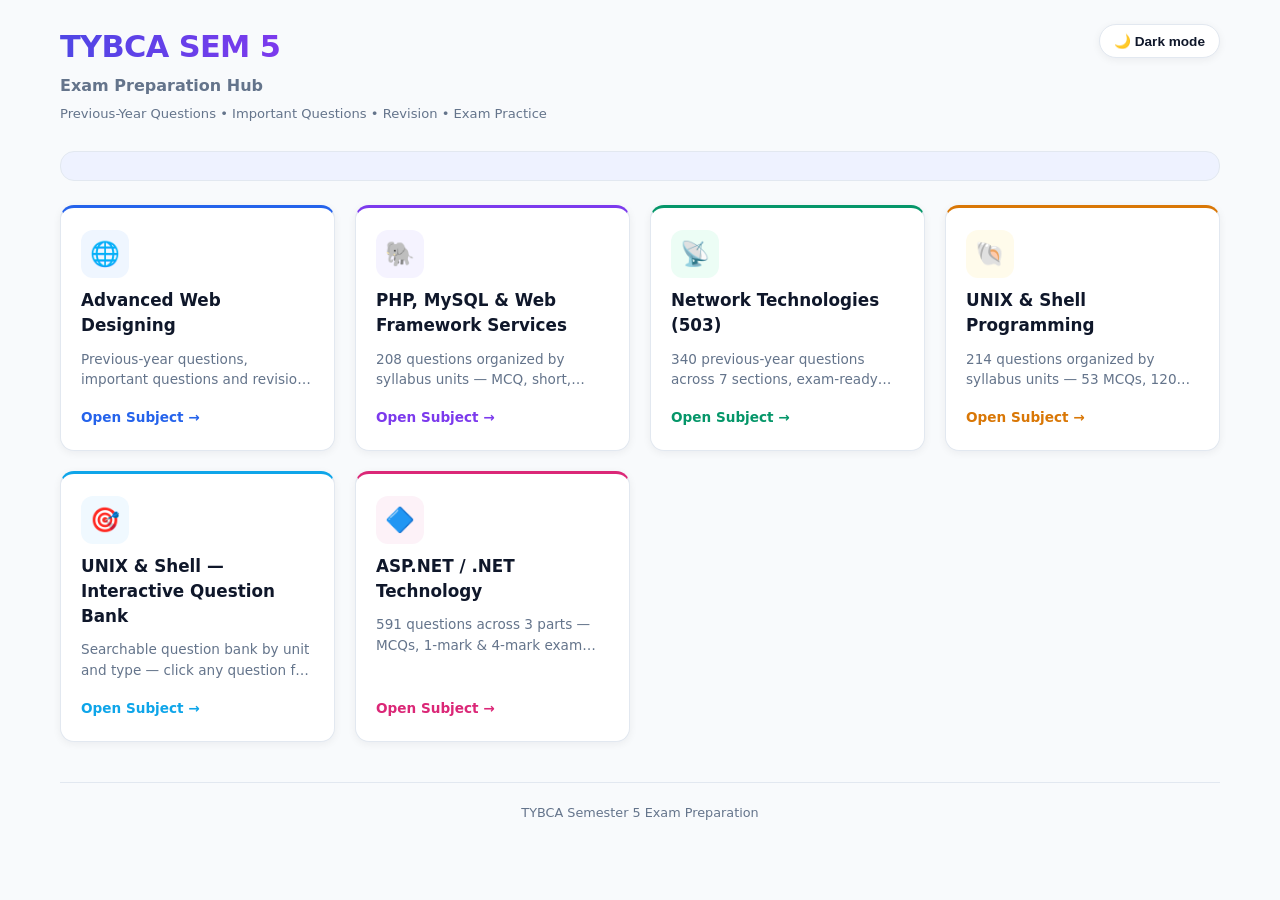
<file: index.html>
<!DOCTYPE html>
<html lang="en">
<head>
<meta charset="utf-8">
<meta name="viewport" content="width=device-width, initial-scale=1">
<title>TYBCA Sem 5 — Exam Preparation Hub</title>
<meta name="description" content="TYBCA Semester 5 exam preparation dashboard — quick access to previous-year questions, important questions and revision material for every subject.">
<link rel="stylesheet" href="assets/css/app.css">
</head>
<body>
<div class="wrap">

  <header class="site-header">
    <div>
      <h1>TYBCA SEM 5</h1>
      <p class="subtitle">Exam Preparation Hub</p>
      <p class="tagline">Previous-Year Questions • Important Questions • Revision • Exam Practice</p>
    </div>
    <button type="button" class="theme-toggle" id="themeToggle" aria-label="Toggle dark mode">🌙 Dark mode</button>
  </header>

  <section class="continue-banner" id="continueBanner" hidden aria-label="Continue studying"></section>

  <main>
    <div class="subject-grid" id="subjectGrid" aria-label="Subjects"></div>
  </main>

  <footer class="site-footer">
    TYBCA Semester 5 Exam Preparation
  </footer>

</div>

<script src="assets/js/subjects.config.js"></script>
<script src="assets/js/app.js"></script>
</body>
</html>
</file>
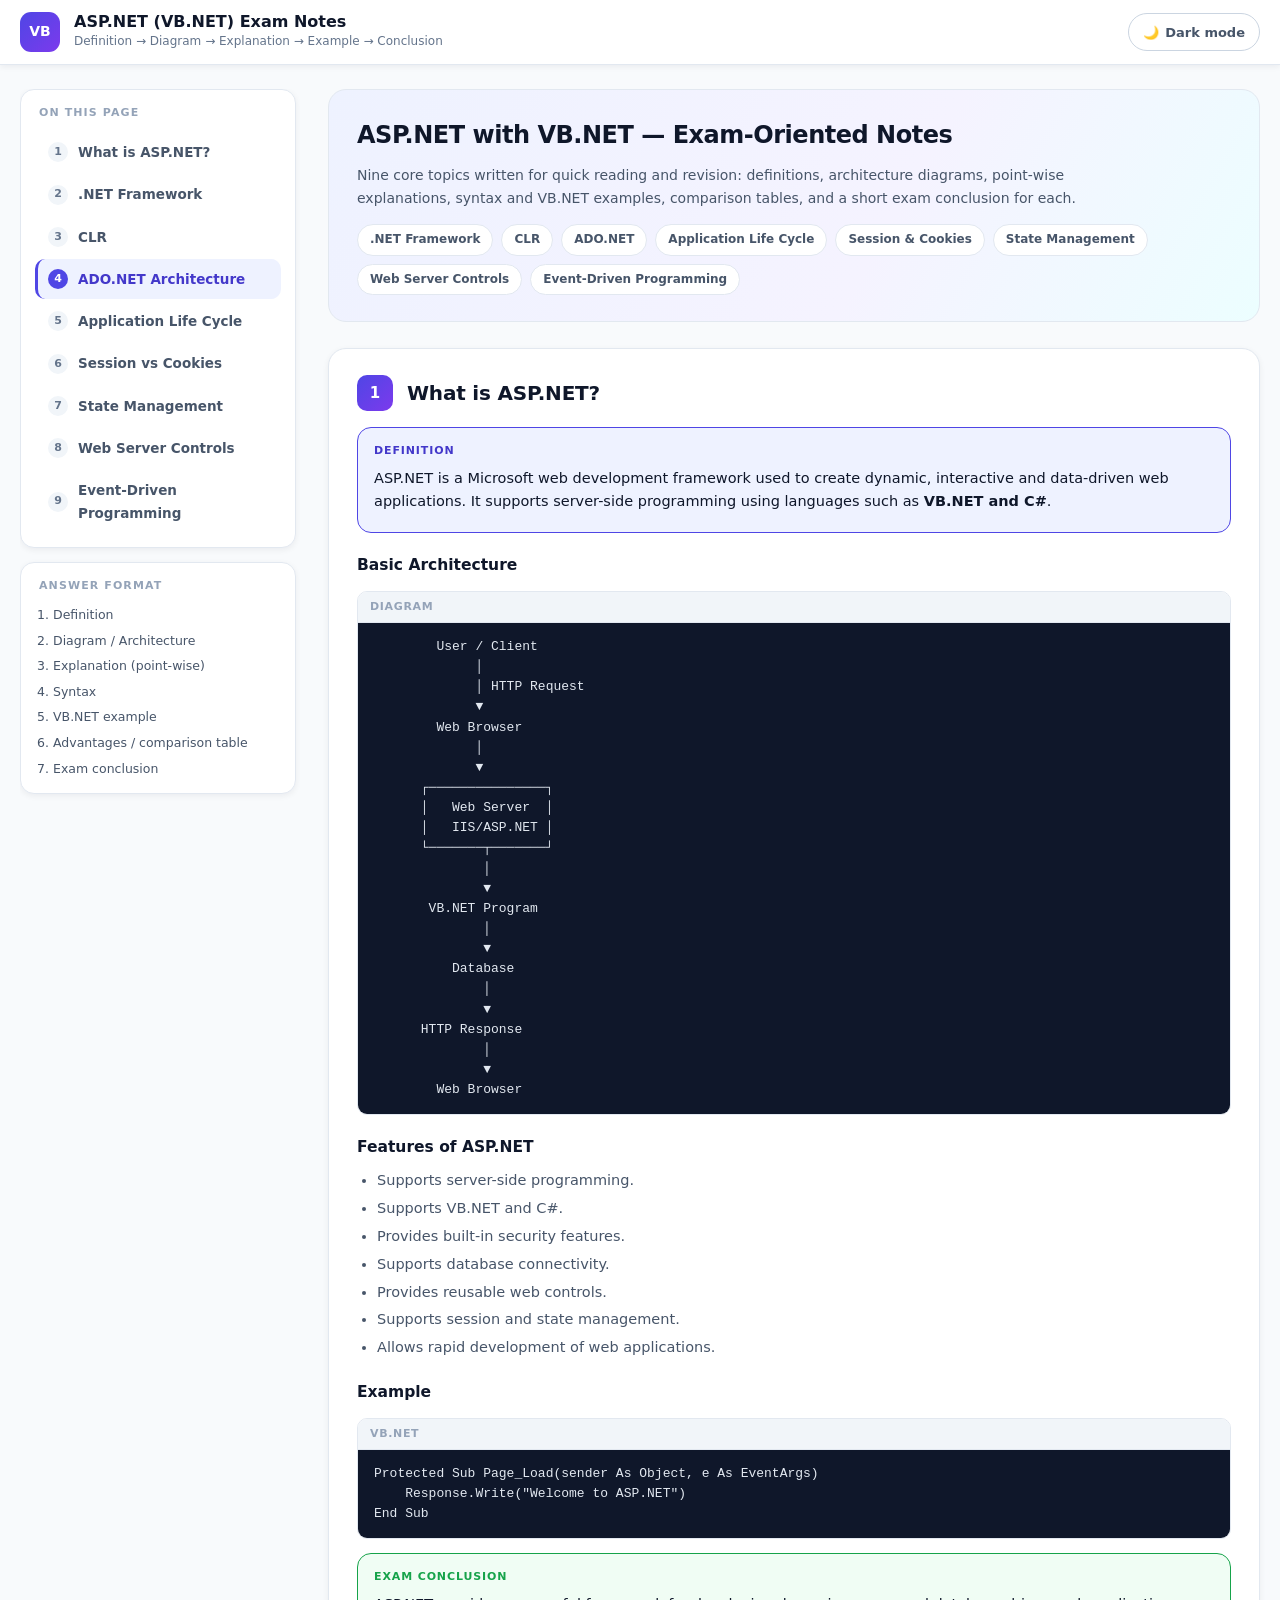
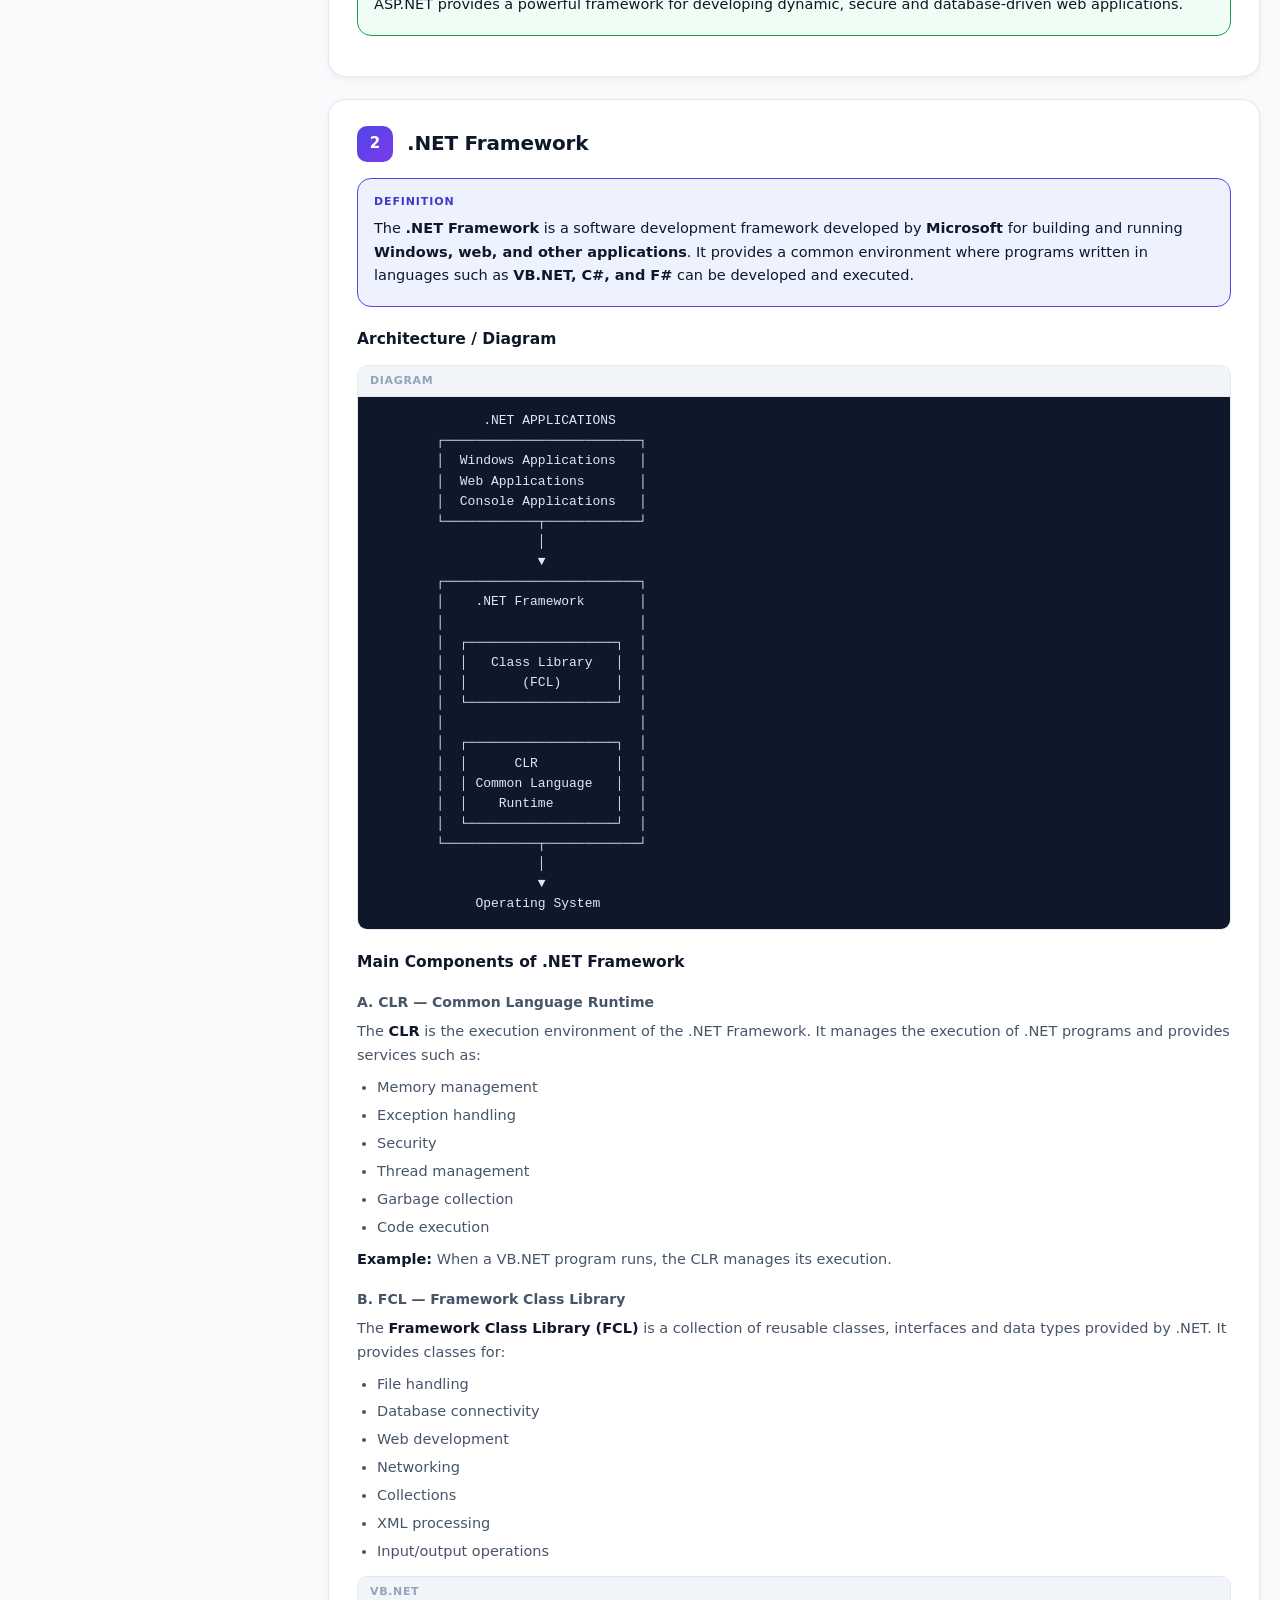
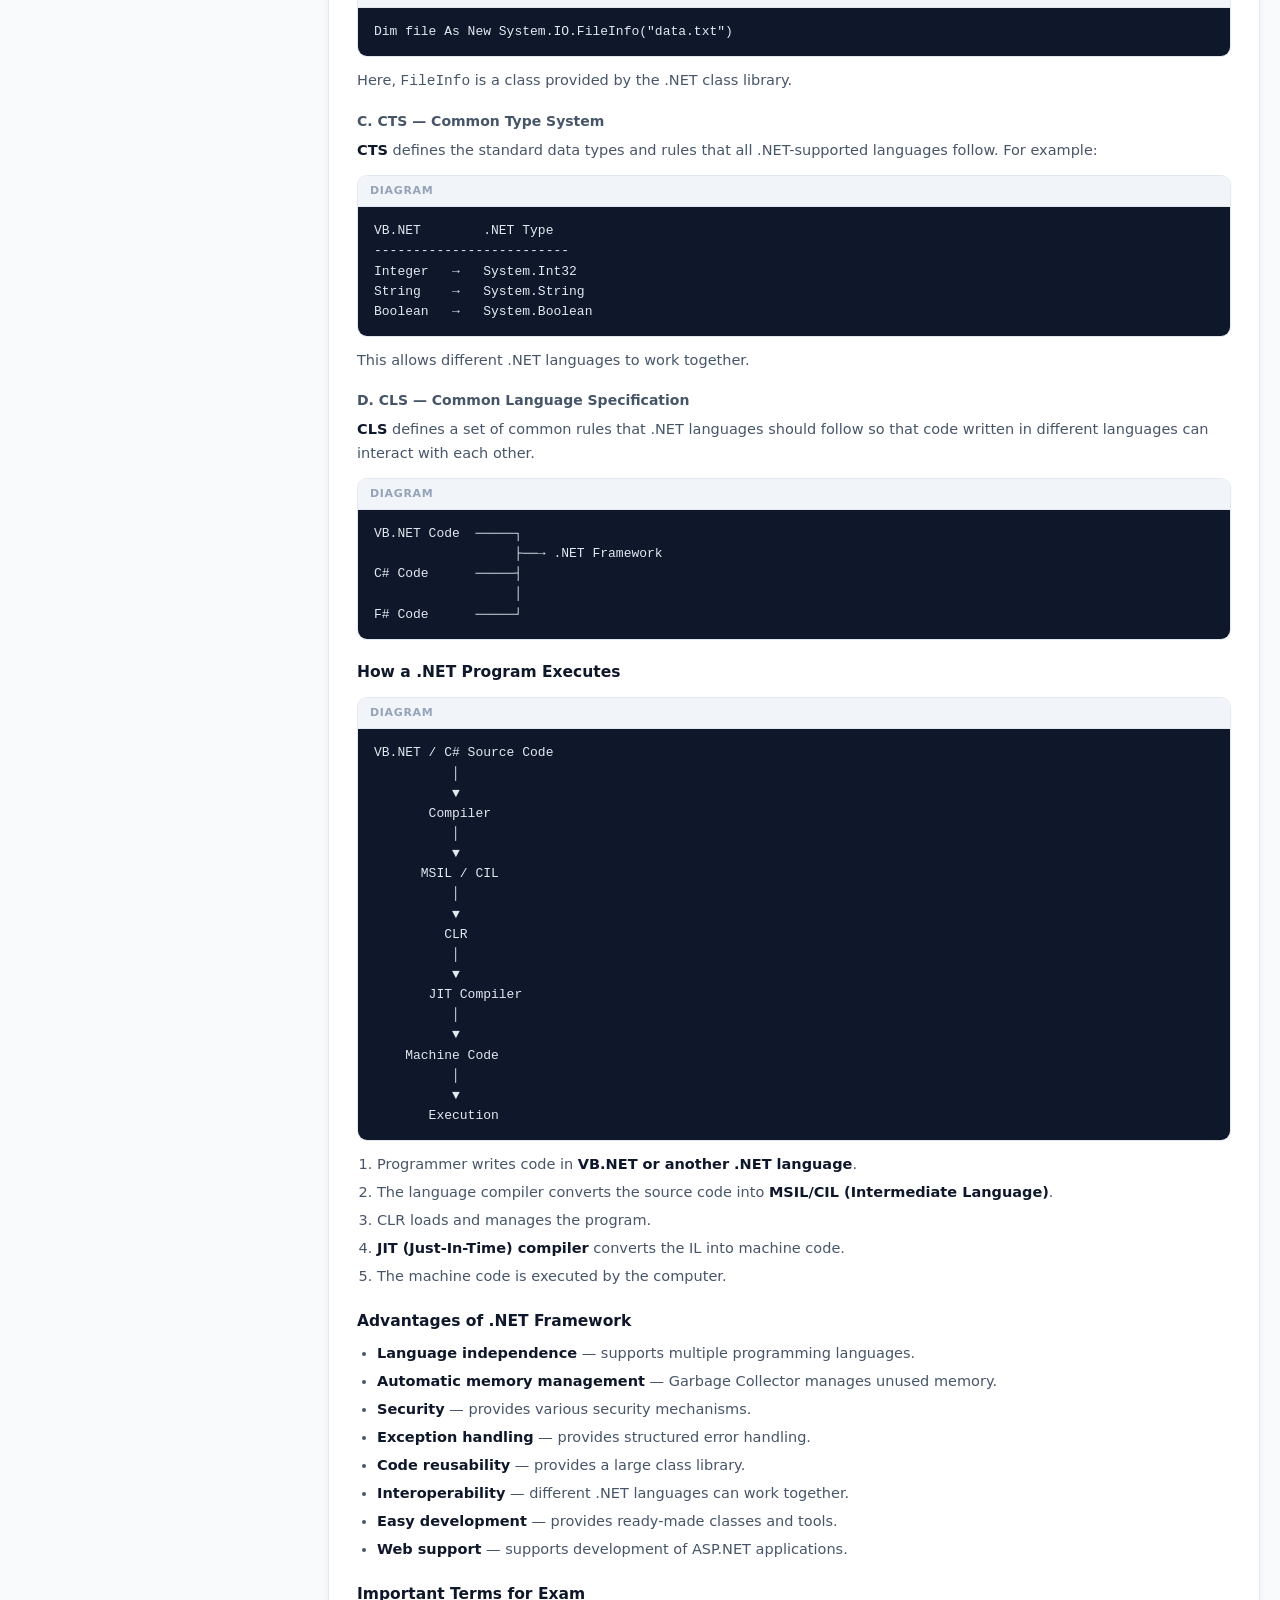
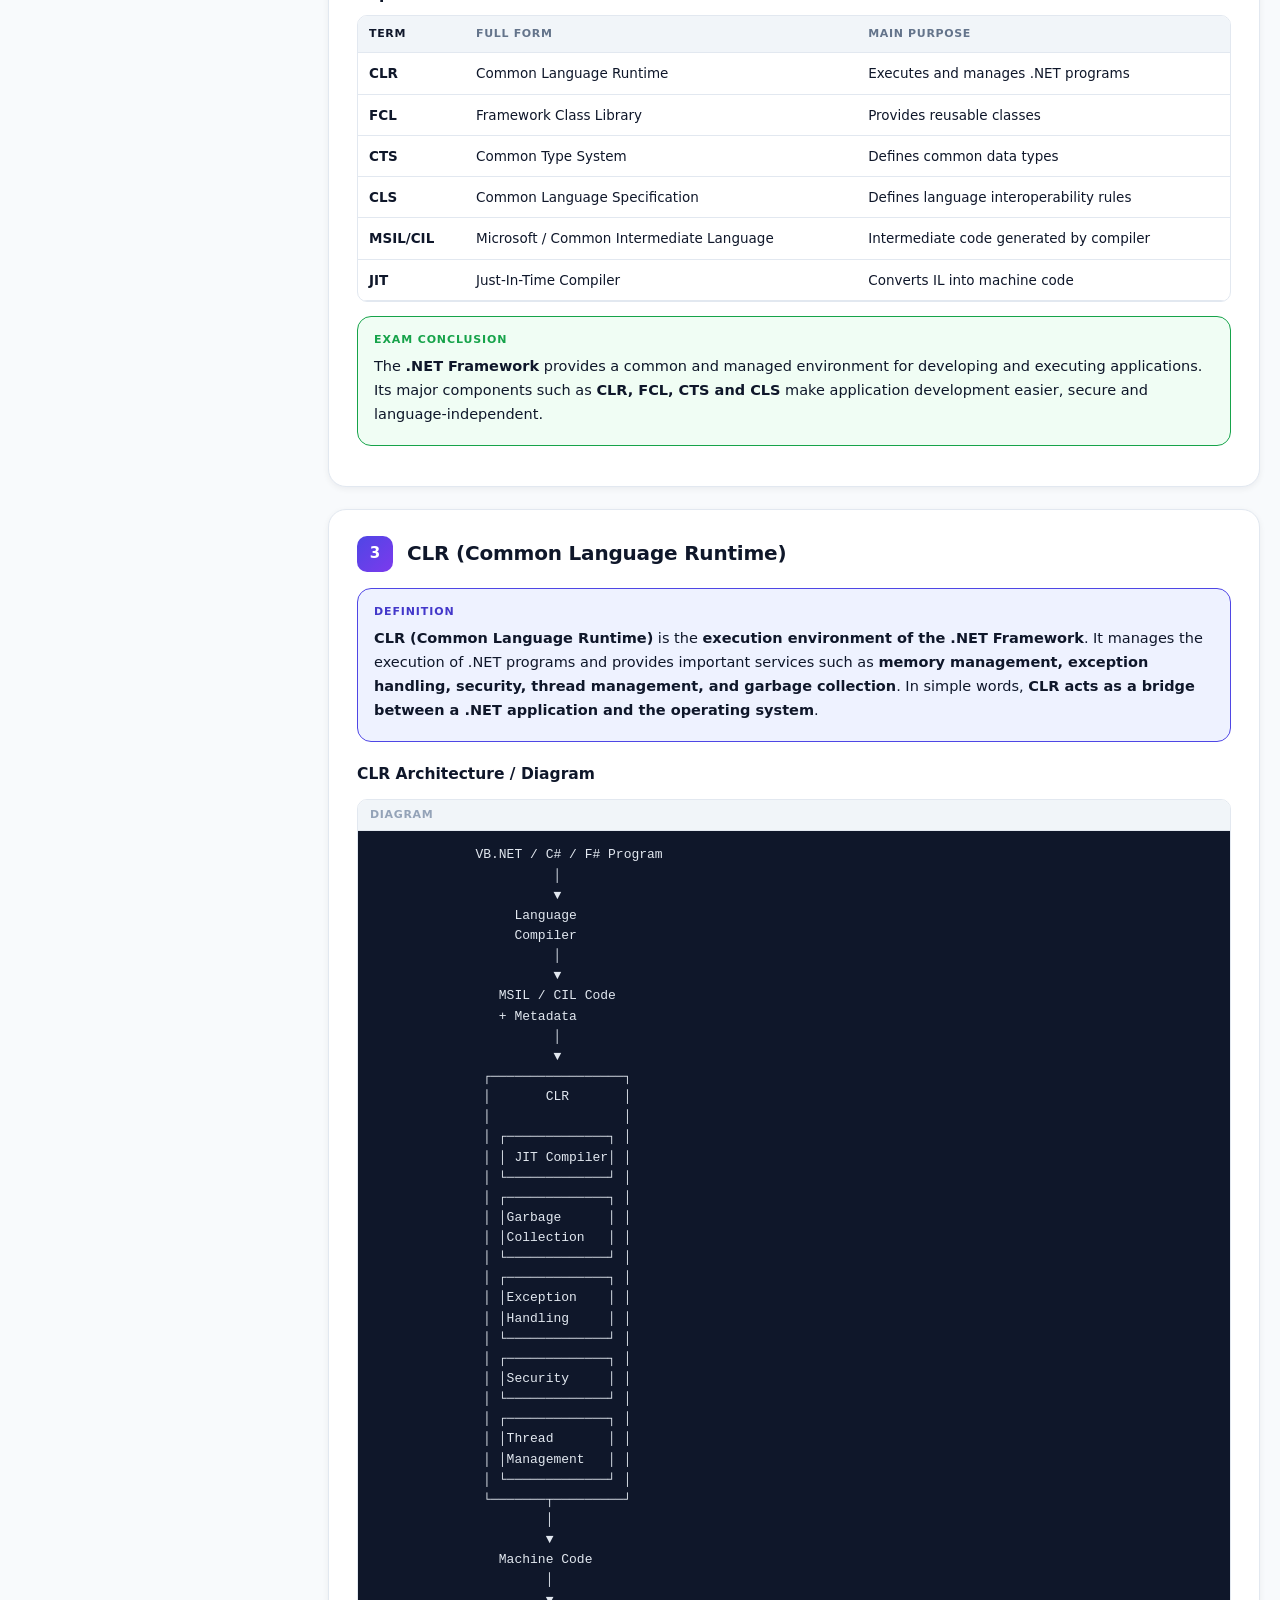
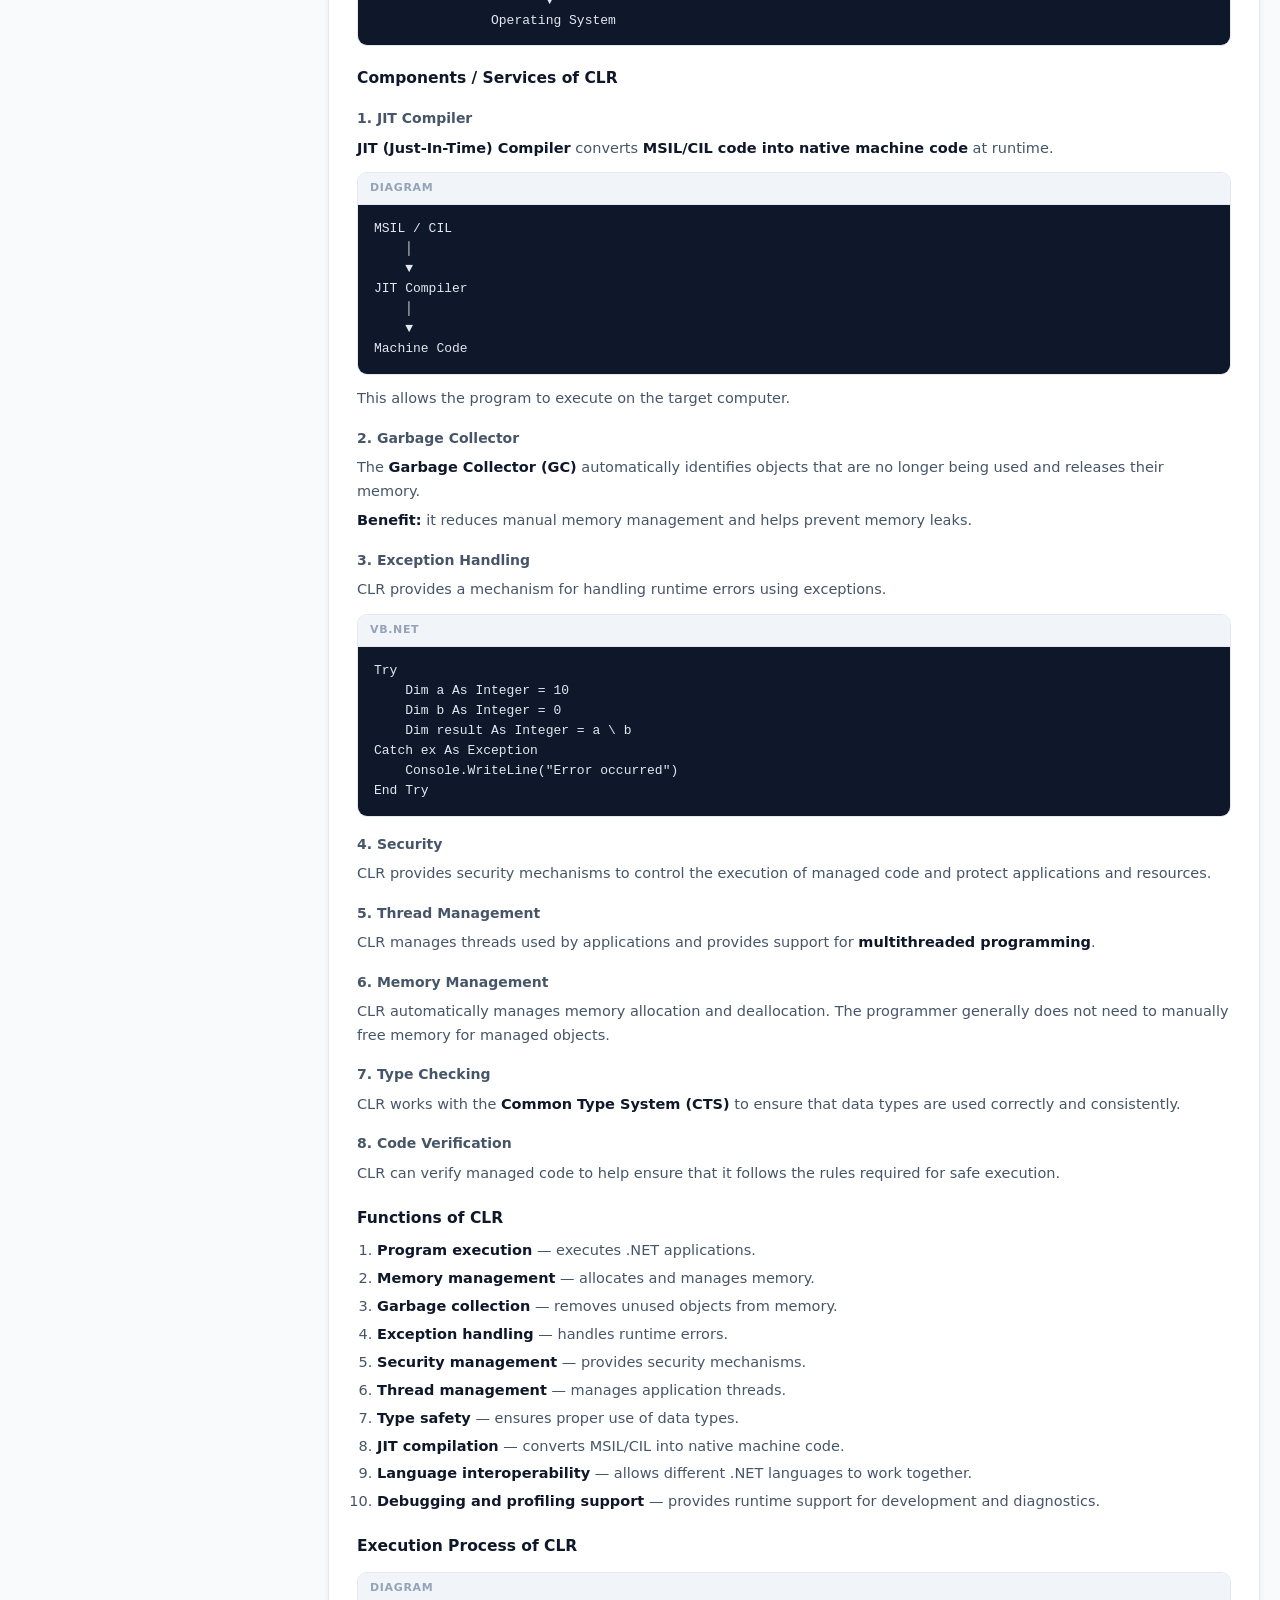
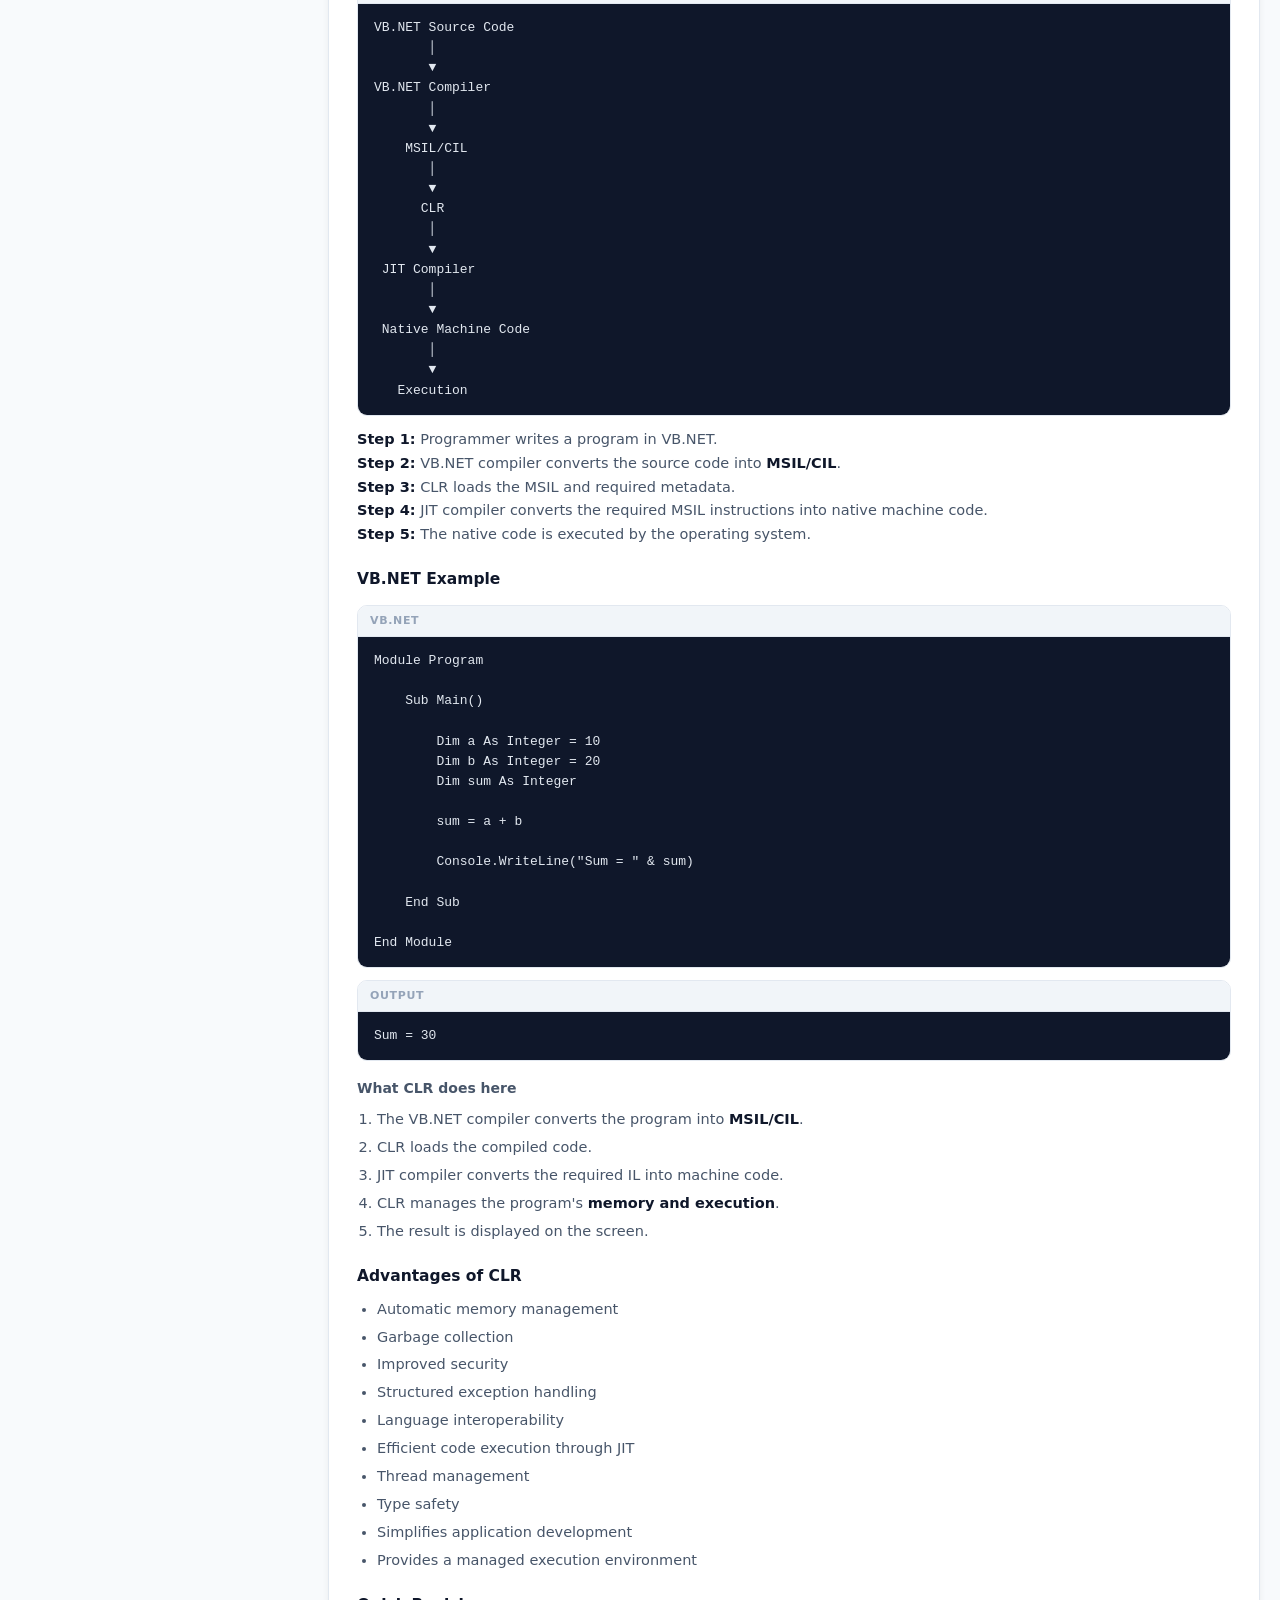
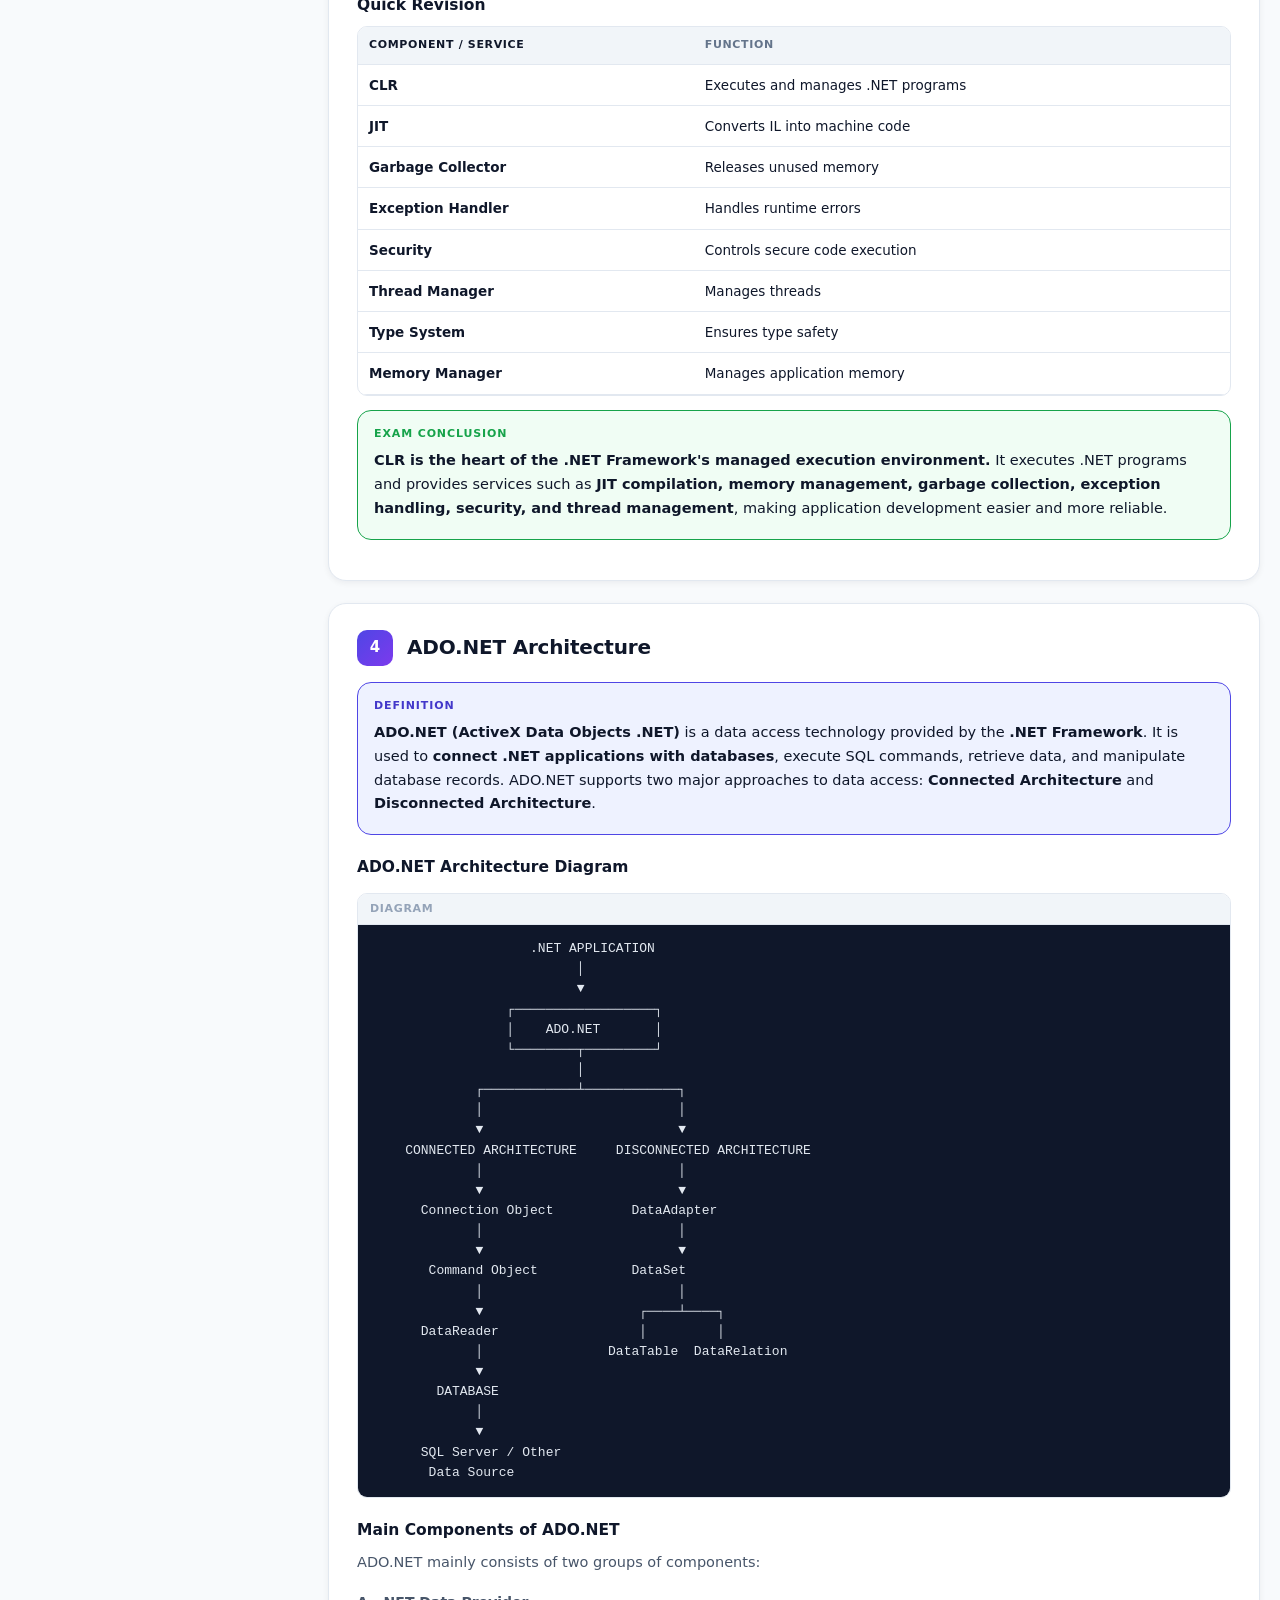
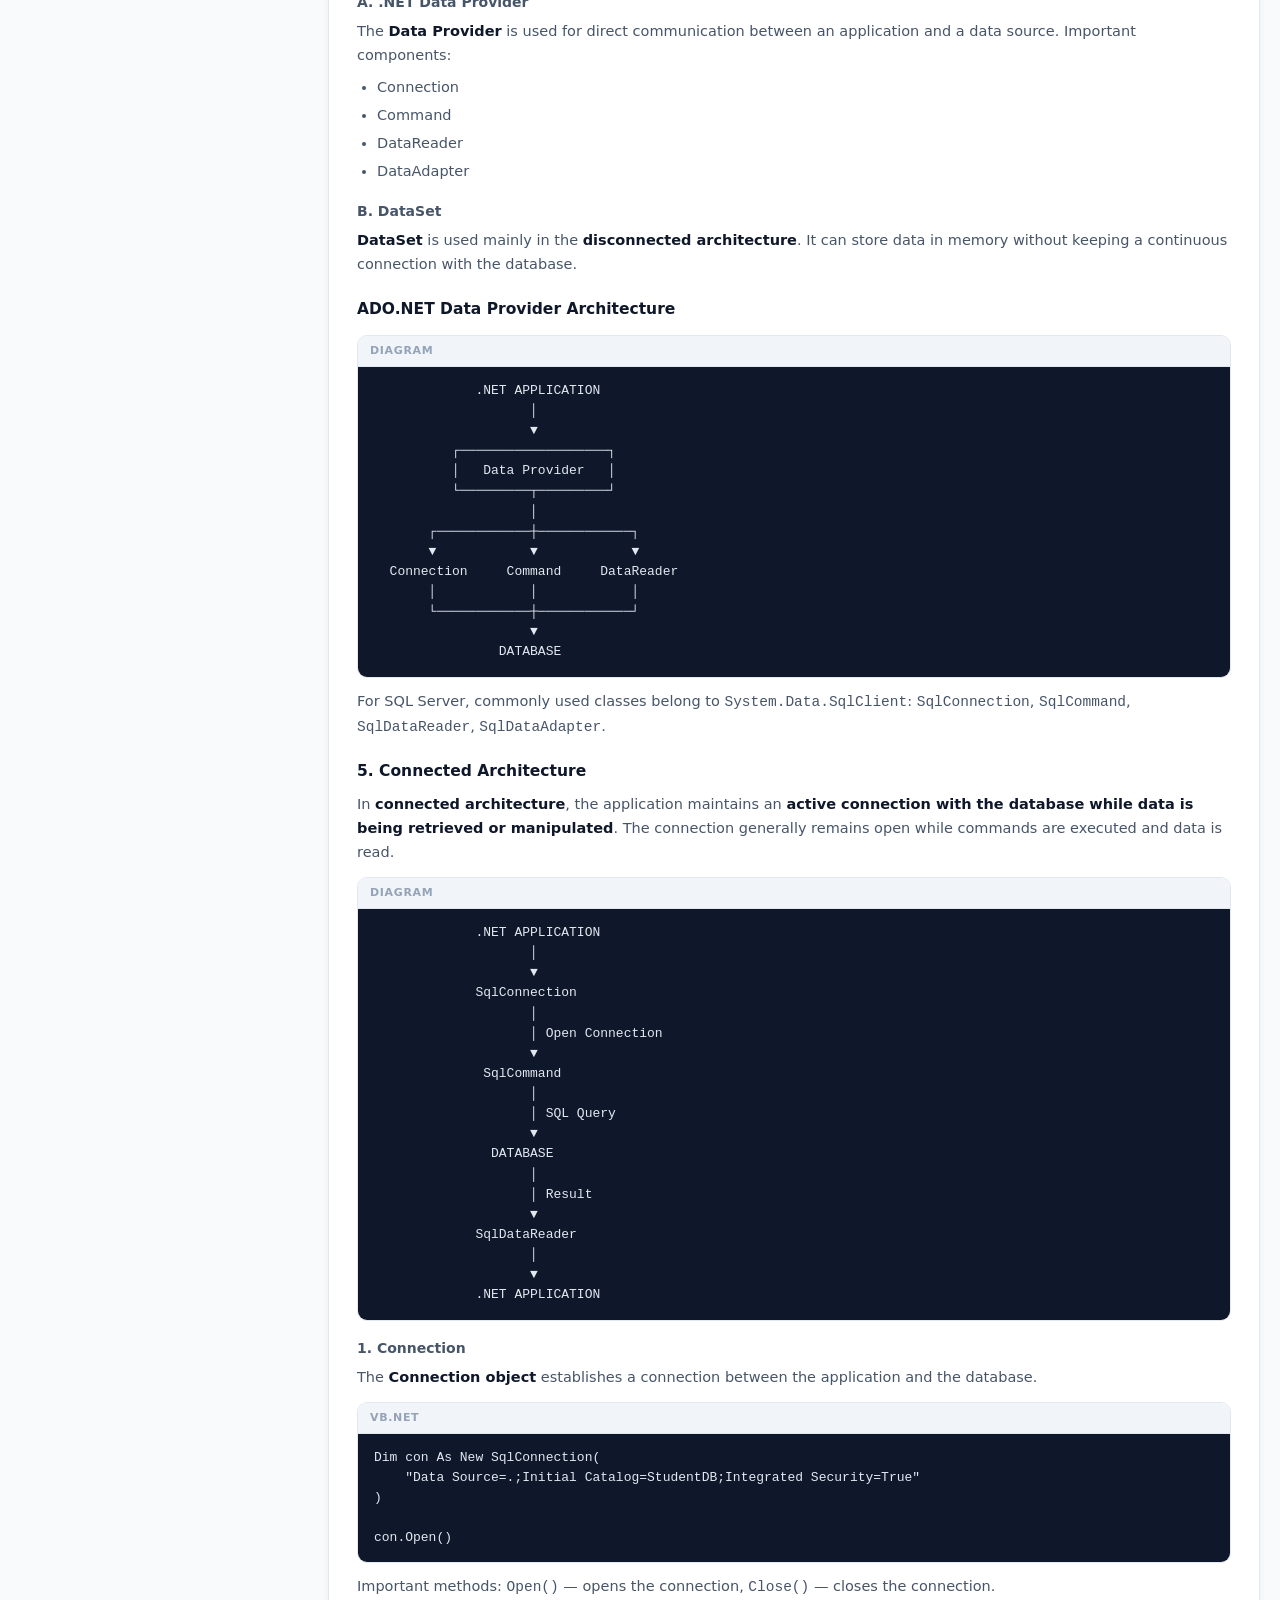
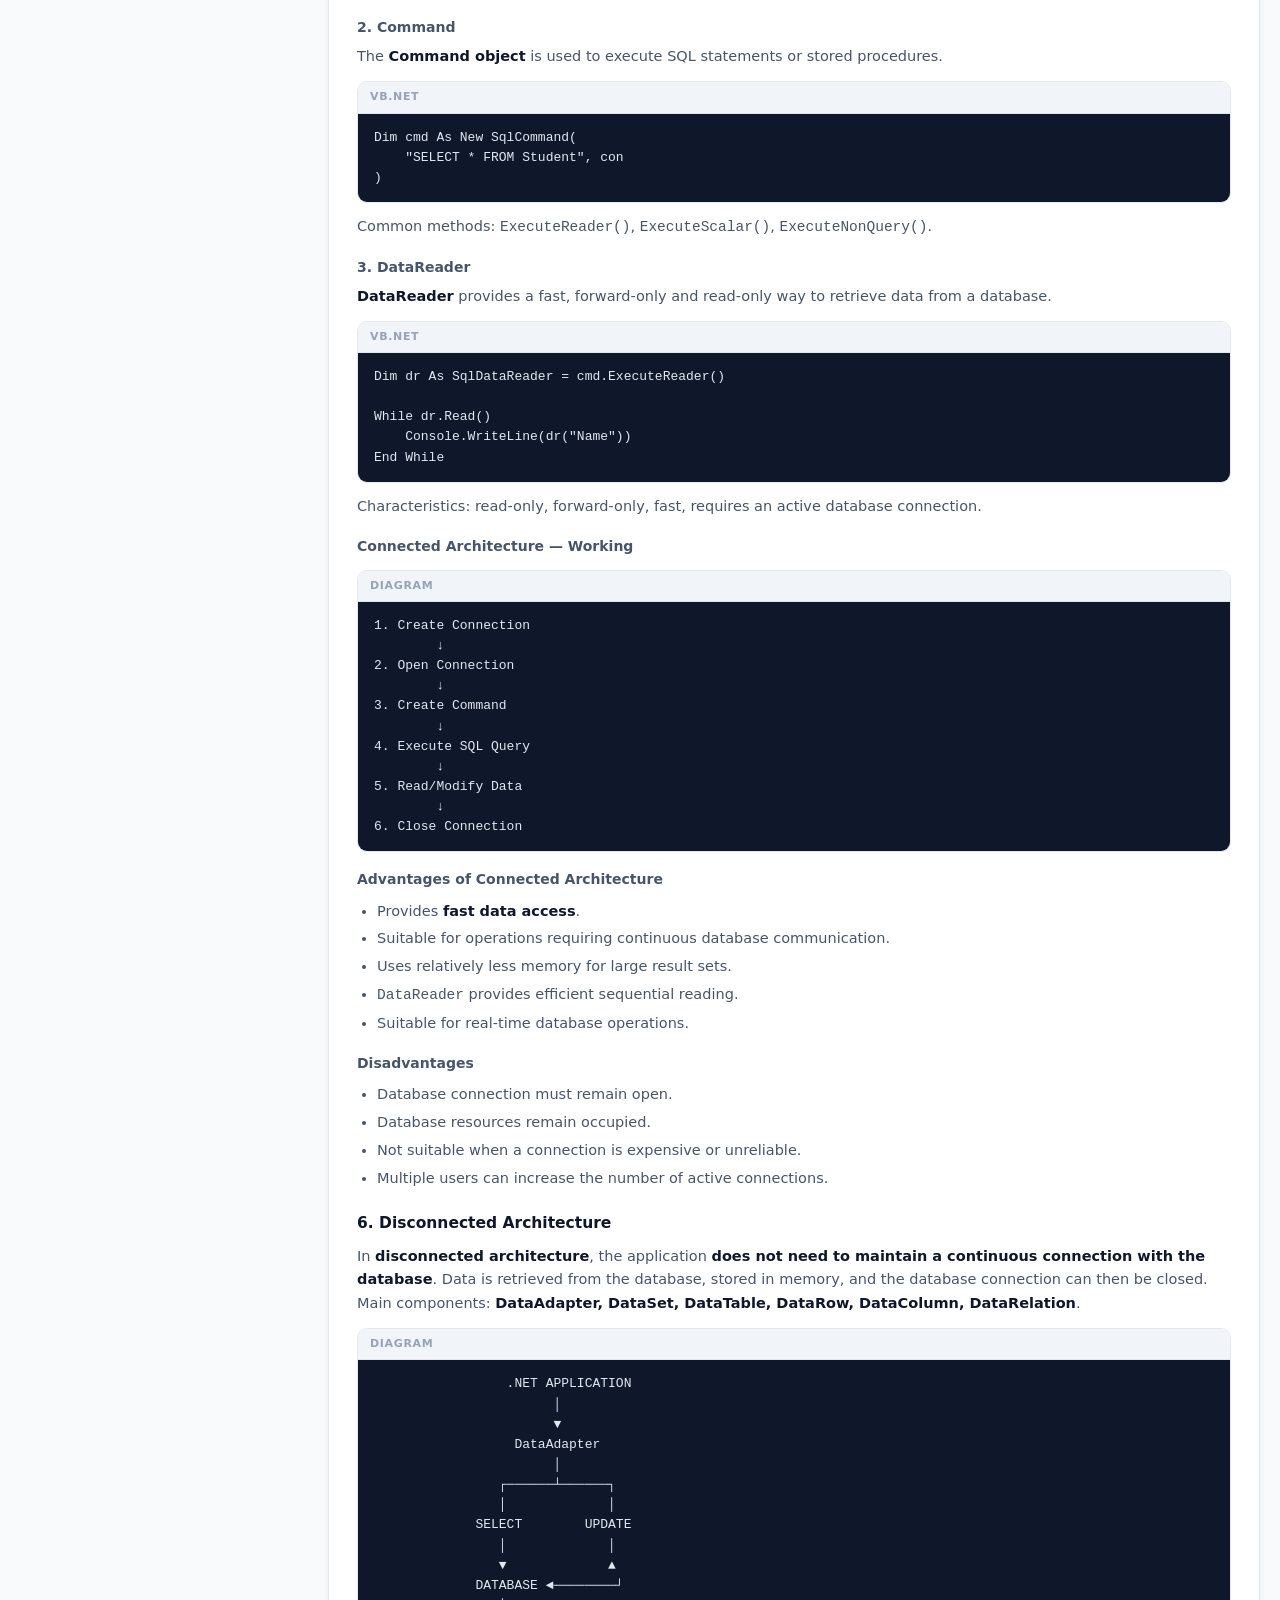
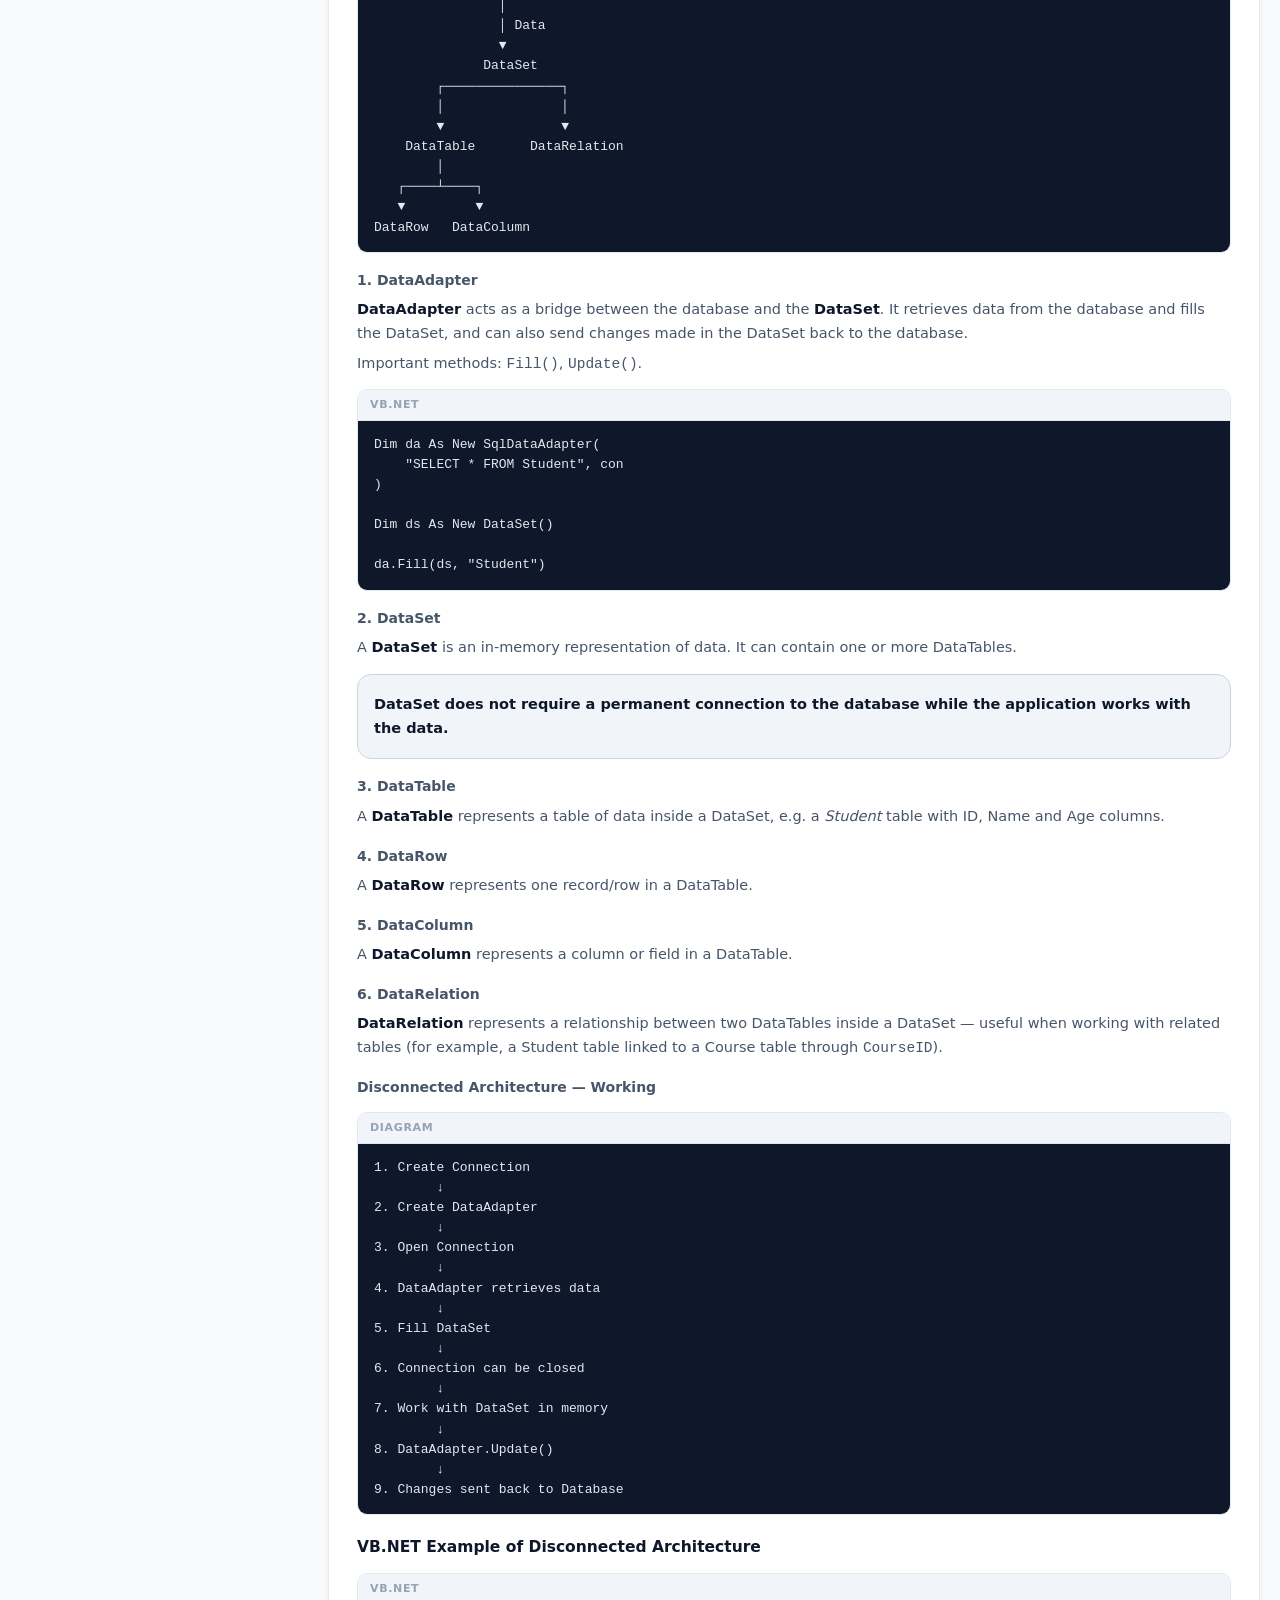
<file: subjects/asp-net-vb-notes.html>
<!DOCTYPE html>
<html lang="en" data-theme="light">
<head>
<meta charset="utf-8">
<meta name="viewport" content="width=device-width, initial-scale=1">
<title>ASP.NET (VB.NET) Exam Notes</title>
<style>
:root{
  --bg:#F8FAFC;--surface:#FFFFFF;--surface-muted:#F1F5F9;
  --border:#E2E8F0;--border-strong:#CBD5E1;
  --text:#0F172A;--text-2:#475569;--text-3:#64748B;--text-4:#94A3B8;
  --primary:#4F46E5;--primary-soft:#EEF2FF;--primary-dark:#4338CA;
  --violet:#7C3AED;--violet-soft:#F5F3FF;
  --cyan:#0891B2;--cyan-soft:#ECFEFF;
  --success:#16A34A;--success-soft:#F0FDF4;
  --warn:#D97706;--warn-soft:#FFFBEB;
  --danger:#DC2626;--danger-soft:#FEF2F2;
  --code-bg:#0F172A;--code-text:#E2E8F0;--code-label:#94A3B8;
  --shadow-sm:0 2px 6px rgba(15,23,42,.06);--shadow-md:0 8px 24px rgba(15,23,42,.08);
  --r-sm:6px;--r-md:10px;--r-lg:14px;--r-xl:18px;--r-pill:999px;
  --side-w:280px;
}
[data-theme="dark"]{
  --bg:#0B1120;--surface:#111827;--surface-muted:#1E293B;
  --border:#2A384E;--border-strong:#3B4A63;
  --text:#F1F5F9;--text-2:#CBD5E1;--text-3:#94A3B8;--text-4:#64748B;
  --primary:#A5B4FC;--primary-soft:#1E1B4B;--primary-dark:#C7D2FE;
  --violet:#C4B5FD;--violet-soft:#2E1065;
  --cyan:#67E8F9;--cyan-soft:#083344;
  --success:#4ADE80;--success-soft:#0B2B1A;
  --warn:#FBBF24;--warn-soft:#3A2506;
  --danger:#F87171;--danger-soft:#3A0E0E;
  --code-bg:#0B1220;--code-text:#DBEAFE;--code-label:#64748B;
  --shadow-sm:0 2px 6px rgba(0,0,0,.35);--shadow-md:0 8px 24px rgba(0,0,0,.4);
}
@media (prefers-color-scheme: dark){
  html:not([data-theme="light"]):not([data-theme="dark"]){
    --bg:#0B1120;--surface:#111827;--surface-muted:#1E293B;
    --border:#2A384E;--border-strong:#3B4A63;
    --text:#F1F5F9;--text-2:#CBD5E1;--text-3:#94A3B8;--text-4:#64748B;
    --primary:#A5B4FC;--primary-soft:#1E1B4B;--primary-dark:#C7D2FE;
    --violet:#C4B5FD;--violet-soft:#2E1065;
    --cyan:#67E8F9;--cyan-soft:#083344;
    --success:#4ADE80;--success-soft:#0B2B1A;
    --warn:#FBBF24;--warn-soft:#3A2506;
    --danger:#F87171;--danger-soft:#3A0E0E;
    --code-bg:#0B1220;--code-text:#DBEAFE;--code-label:#64748B;
    --shadow-sm:0 2px 6px rgba(0,0,0,.35);--shadow-md:0 8px 24px rgba(0,0,0,.4);
  }
}
*{margin:0;padding:0;box-sizing:border-box}
html{scroll-behavior:smooth}
body{font-family:Inter,ui-sans-serif,system-ui,-apple-system,BlinkMacSystemFont,"Segoe UI",sans-serif;background:var(--bg);color:var(--text);line-height:1.65;font-size:16px}
a{color:var(--primary-dark)}
button{font-family:inherit;cursor:pointer}
button:focus-visible,a:focus-visible{outline:3px solid var(--primary);outline-offset:2px;border-radius:4px}

/* topbar */
.topbar{position:sticky;top:0;z-index:50;background:var(--surface);border-bottom:1px solid var(--border);box-shadow:var(--shadow-sm)}
.tb-in{max-width:1320px;margin:0 auto;display:flex;align-items:center;gap:14px;padding:12px 20px}
.logo{width:40px;height:40px;border-radius:11px;background:linear-gradient(135deg,var(--primary),var(--violet));display:flex;align-items:center;justify-content:center;color:#fff;font-weight:800;font-size:14px;flex:none}
.tb-text{min-width:0;flex:1}
.tb-title{font-size:16px;font-weight:800;line-height:1.25;white-space:nowrap;overflow:hidden;text-overflow:ellipsis}
.tb-sub{font-size:12px;color:var(--text-3);font-weight:500;white-space:nowrap;overflow:hidden;text-overflow:ellipsis}
.tb-actions{margin-left:auto;display:flex;gap:8px;align-items:center}
.icon-btn{height:38px;padding:0 14px;border-radius:var(--r-pill);border:1px solid var(--border-strong);background:var(--surface);color:var(--text-2);display:flex;align-items:center;gap:6px;font-size:13px;font-weight:600;white-space:nowrap;flex:none;transition:background .15s,border-color .15s}
.icon-btn:hover{background:var(--surface-muted);border-color:var(--primary)}
#menuBtn{display:none}

/* layout */
.layout{max-width:1320px;margin:0 auto;display:grid;grid-template-columns:var(--side-w) 1fr;gap:28px;padding:24px 20px 80px}
aside{position:sticky;top:78px;align-self:start;max-height:calc(100vh - 96px);overflow-y:auto;padding-right:4px}
.sb-card{background:var(--surface);border:1px solid var(--border);border-radius:var(--r-lg);padding:14px;box-shadow:var(--shadow-sm);margin-bottom:14px}
.sb-title{font-size:11px;font-weight:800;letter-spacing:.1em;color:var(--text-4);text-transform:uppercase;margin-bottom:10px;padding:0 4px}
.toc{list-style:none;display:flex;flex-direction:column;gap:2px}
.toc a{display:flex;align-items:center;gap:10px;padding:9px 10px;border-radius:var(--r-md);color:var(--text-2);text-decoration:none;font-size:13.5px;font-weight:600;border-left:3px solid transparent;transition:background .15s,color .15s}
.toc a:hover{background:var(--surface-muted);color:var(--text)}
.toc a.active{background:var(--primary-soft);color:var(--primary-dark);border-left-color:var(--primary)}
.toc .n{width:20px;height:20px;border-radius:50%;background:var(--surface-muted);color:var(--text-3);font-size:11px;font-weight:800;display:flex;align-items:center;justify-content:center;flex:none}
.toc a.active .n{background:var(--primary);color:#fff}
.legend{font-size:12.5px;color:var(--text-2)}
.legend ol{margin-left:18px;display:flex;flex-direction:column;gap:5px;margin-top:2px}

main{min-width:0}
.hero{background:linear-gradient(120deg,var(--primary-soft),var(--violet-soft) 60%,var(--cyan-soft));border:1px solid var(--border);border-radius:var(--r-xl);padding:26px 28px;margin-bottom:26px}
.hero h1{font-size:24px;font-weight:800;letter-spacing:-.02em}
.hero p{color:var(--text-2);font-size:14px;margin-top:8px;max-width:760px}
.hero .taglist{display:flex;flex-wrap:wrap;gap:8px;margin-top:14px}
.hero .tag{background:var(--surface);border:1px solid var(--border);border-radius:var(--r-pill);padding:5px 12px;font-size:12px;font-weight:700;color:var(--text-2)}

.topic{background:var(--surface);border:1px solid var(--border);border-radius:var(--r-xl);box-shadow:var(--shadow-sm);padding:26px 28px;margin-bottom:22px;scroll-margin-top:80px}
.topic-head{display:flex;align-items:center;gap:14px;margin-bottom:16px}
.topic-no{width:36px;height:36px;border-radius:var(--r-md);background:linear-gradient(135deg,var(--primary),var(--violet));color:#fff;display:flex;align-items:center;justify-content:center;font-weight:800;font-size:15px;flex:none}
.topic-head h2{font-size:20px;font-weight:800;letter-spacing:-.01em}

.topic h3{font-size:15.5px;font-weight:800;margin:20px 0 8px;color:var(--text)}
.topic h4{font-size:14px;font-weight:800;margin:16px 0 6px;color:var(--text-2)}
.topic p{font-size:14.5px;color:var(--text-2);margin:6px 0}
.topic ul,.topic ol{margin:8px 0 8px 20px;font-size:14.5px;color:var(--text-2);display:flex;flex-direction:column;gap:4px}
.topic strong{color:var(--text)}
hr.sep{border:none;border-top:1px dashed var(--border-strong);margin:18px 0}

.callout{border-radius:var(--r-lg);padding:14px 16px;margin:14px 0;font-size:14px;border:1px solid var(--border)}
.callout p{color:inherit;margin:4px 0}
.callout .cal-lbl{font-size:11px;font-weight:800;letter-spacing:.08em;text-transform:uppercase;margin-bottom:6px;display:block}
.callout.def{background:var(--primary-soft);border-color:var(--primary);color:var(--text)}
.callout.def .cal-lbl{color:var(--primary-dark)}
.callout.conclusion{background:var(--success-soft);border-color:var(--success);color:var(--text)}
.callout.conclusion .cal-lbl{color:var(--success)}
.callout.trick{background:var(--warn-soft);border-color:var(--warn);color:var(--text)}
.callout.trick .cal-lbl{color:var(--warn)}
.callout.note{background:var(--surface-muted);border-color:var(--border-strong);color:var(--text-2)}

.codeblock{border-radius:var(--r-md);overflow:hidden;margin:12px 0;border:1px solid var(--border)}
.cb-label{background:var(--surface-muted);color:var(--code-label);font-size:11px;font-weight:800;letter-spacing:.06em;text-transform:uppercase;padding:6px 12px;border-bottom:1px solid var(--border)}
.codeblock pre{background:var(--code-bg);color:var(--code-text);padding:14px 16px;overflow-x:auto;font-size:13px;line-height:1.55}
.codeblock code{font-family:"SF Mono",Consolas,"Cascadia Code",Menlo,monospace;white-space:pre}

table{width:100%;border-collapse:collapse;font-size:13.5px;margin:12px 0}
th,td{text-align:left;padding:9px 11px;border-bottom:1px solid var(--border);vertical-align:top}
th{background:var(--surface-muted);color:var(--text-3);font-size:11px;text-transform:uppercase;letter-spacing:.06em;font-weight:800}
td:first-child,th:first-child{font-weight:700;color:var(--text)}
.tablewrap{overflow-x:auto;border:1px solid var(--border);border-radius:var(--r-md)}
.tablewrap table{margin:0}

.backtop{position:fixed;right:20px;bottom:20px;width:44px;height:44px;border-radius:50%;background:var(--primary);color:#fff;border:none;box-shadow:var(--shadow-md);display:none;align-items:center;justify-content:center;font-size:18px;z-index:40}
.backtop.show{display:flex}
#backdrop{position:fixed;inset:0;background:rgba(15,23,42,.55);z-index:45;opacity:0;pointer-events:none;transition:opacity .2s}
#backdrop.show{opacity:1;pointer-events:auto}

@media(max-width:900px){
  .layout{grid-template-columns:1fr;padding:16px 14px 60px}
  aside{position:fixed;top:0;left:0;bottom:0;width:min(300px,84vw);max-height:100vh;background:var(--surface);z-index:60;transform:translateX(-105%);transition:transform .2s;padding:16px;padding-top:max(16px,env(safe-area-inset-top));overflow-y:auto;border-right:1px solid var(--border)}
  aside.open{transform:translateX(0)}
  #backdrop{z-index:55}
  #menuBtn{display:flex}
  .topic{padding:20px 18px}
}
@media(max-width:640px){
  .tb-in{padding:8px 12px;gap:8px}
  .logo{width:32px;height:32px;font-size:12px;border-radius:9px}
  .tb-sub{display:none}
  .tb-title{font-size:14px}
  .icon-btn{height:34px;padding:0 10px;font-size:12px;gap:4px}
}
@media(max-width:400px){
  #menuBtn .mb-text{display:none}
  #themeToggle .tt-text{display:none}
}
</style>
</head>
<body>

<div class="topbar">
  <div class="tb-in">
    <button class="icon-btn" id="menuBtn" aria-label="Toggle topic index">☰<span class="mb-text"> Index</span></button>
    <div class="logo">VB</div>
    <div class="tb-text">
      <div class="tb-title">ASP.NET (VB.NET) Exam Notes</div>
      <div class="tb-sub">Definition → Diagram → Explanation → Example → Conclusion</div>
    </div>
    <div class="tb-actions">
      <button class="icon-btn" id="themeToggle"><span class="tt-icon">🌙</span><span class="tt-text"> Dark mode</span></button>
    </div>
  </div>
</div>

<div id="backdrop"></div>

<div class="layout">

  <aside id="sidebar">
    <div class="sb-card">
      <div class="sb-title">On this page</div>
      <ul class="toc" id="toc">
        <li><a href="#intro"><span class="n">1</span>What is ASP.NET?</a></li>
        <li><a href="#dotnet-framework"><span class="n">2</span>.NET Framework</a></li>
        <li><a href="#clr"><span class="n">3</span>CLR</a></li>
        <li><a href="#adonet"><span class="n">4</span>ADO.NET Architecture</a></li>
        <li><a href="#lifecycle"><span class="n">5</span>Application Life Cycle</a></li>
        <li><a href="#session-cookies"><span class="n">6</span>Session vs Cookies</a></li>
        <li><a href="#state-management"><span class="n">7</span>State Management</a></li>
        <li><a href="#web-controls"><span class="n">8</span>Web Server Controls</a></li>
        <li><a href="#event-driven"><span class="n">9</span>Event-Driven Programming</a></li>
      </ul>
    </div>
    <div class="sb-card legend">
      <div class="sb-title">Answer format</div>
      <div class="legend">
        <ol>
          <li>Definition</li>
          <li>Diagram / Architecture</li>
          <li>Explanation (point-wise)</li>
          <li>Syntax</li>
          <li>VB.NET example</li>
          <li>Advantages / comparison table</li>
          <li>Exam conclusion</li>
        </ol>
      </div>
    </div>
  </aside>

  <main>
    <div class="hero">
      <h1>ASP.NET with VB.NET — Exam-Oriented Notes</h1>
      <p>Nine core topics written for quick reading and revision: definitions, architecture diagrams, point-wise explanations, syntax and VB.NET examples, comparison tables, and a short exam conclusion for each.</p>
      <div class="taglist">
        <span class="tag">.NET Framework</span>
        <span class="tag">CLR</span>
        <span class="tag">ADO.NET</span>
        <span class="tag">Application Life Cycle</span>
        <span class="tag">Session &amp; Cookies</span>
        <span class="tag">State Management</span>
        <span class="tag">Web Server Controls</span>
        <span class="tag">Event-Driven Programming</span>
      </div>
    </div>

    <!-- 1. WHAT IS ASP.NET -->
    <section class="topic" id="intro">
      <div class="topic-head"><span class="topic-no">1</span><h2>What is ASP.NET?</h2></div>

      <div class="callout def"><span class="cal-lbl">Definition</span>
        <p>ASP.NET is a Microsoft web development framework used to create dynamic, interactive and data-driven web applications. It supports server-side programming using languages such as <strong>VB.NET and C#</strong>.</p>
      </div>

      <h3>Basic Architecture</h3>
      <div class="codeblock diagram">
        <div class="cb-label">Diagram</div>
        <pre><code>        User / Client
             │
             │ HTTP Request
             ▼
        Web Browser
             │
             ▼
      ┌───────────────┐
      │   Web Server  │
      │   IIS/ASP.NET │
      └───────┬───────┘
              │
              ▼
       VB.NET Program
              │
              ▼
          Database
              │
              ▼
      HTTP Response
              │
              ▼
        Web Browser</code></pre>
      </div>

      <h3>Features of ASP.NET</h3>
      <ul>
        <li>Supports server-side programming.</li>
        <li>Supports VB.NET and C#.</li>
        <li>Provides built-in security features.</li>
        <li>Supports database connectivity.</li>
        <li>Provides reusable web controls.</li>
        <li>Supports session and state management.</li>
        <li>Allows rapid development of web applications.</li>
      </ul>

      <h3>Example</h3>
      <div class="codeblock">
        <div class="cb-label">VB.NET</div>
        <pre><code>Protected Sub Page_Load(sender As Object, e As EventArgs)
    Response.Write("Welcome to ASP.NET")
End Sub</code></pre>
      </div>

      <div class="callout conclusion"><span class="cal-lbl">Exam Conclusion</span>
        <p>ASP.NET provides a powerful framework for developing dynamic, secure and database-driven web applications.</p>
      </div>
    </section>

    <!-- 2. .NET FRAMEWORK -->
    <section class="topic" id="dotnet-framework">
      <div class="topic-head"><span class="topic-no">2</span><h2>.NET Framework</h2></div>

      <div class="callout def"><span class="cal-lbl">Definition</span>
        <p>The <strong>.NET Framework</strong> is a software development framework developed by <strong>Microsoft</strong> for building and running <strong>Windows, web, and other applications</strong>. It provides a common environment where programs written in languages such as <strong>VB.NET, C#, and F#</strong> can be developed and executed.</p>
      </div>

      <h3>Architecture / Diagram</h3>
      <div class="codeblock diagram">
        <div class="cb-label">Diagram</div>
        <pre><code>              .NET APPLICATIONS
        ┌─────────────────────────┐
        │  Windows Applications   │
        │  Web Applications       │
        │  Console Applications   │
        └────────────┬────────────┘
                     │
                     ▼
        ┌─────────────────────────┐
        │    .NET Framework       │
        │                         │
        │  ┌───────────────────┐  │
        │  │   Class Library   │  │
        │  │       (FCL)       │  │
        │  └───────────────────┘  │
        │                         │
        │  ┌───────────────────┐  │
        │  │      CLR          │  │
        │  │ Common Language   │  │
        │  │    Runtime        │  │
        │  └───────────────────┘  │
        └────────────┬────────────┘
                     │
                     ▼
             Operating System</code></pre>
      </div>

      <h3>Main Components of .NET Framework</h3>

      <h4>A. CLR — Common Language Runtime</h4>
      <p>The <strong>CLR</strong> is the execution environment of the .NET Framework. It manages the execution of .NET programs and provides services such as:</p>
      <ul>
        <li>Memory management</li>
        <li>Exception handling</li>
        <li>Security</li>
        <li>Thread management</li>
        <li>Garbage collection</li>
        <li>Code execution</li>
      </ul>
      <p><strong>Example:</strong> When a VB.NET program runs, the CLR manages its execution.</p>

      <h4>B. FCL — Framework Class Library</h4>
      <p>The <strong>Framework Class Library (FCL)</strong> is a collection of reusable classes, interfaces and data types provided by .NET. It provides classes for:</p>
      <ul>
        <li>File handling</li>
        <li>Database connectivity</li>
        <li>Web development</li>
        <li>Networking</li>
        <li>Collections</li>
        <li>XML processing</li>
        <li>Input/output operations</li>
      </ul>
      <div class="codeblock">
        <div class="cb-label">VB.NET</div>
        <pre><code>Dim file As New System.IO.FileInfo("data.txt")</code></pre>
      </div>
      <p>Here, <code>FileInfo</code> is a class provided by the .NET class library.</p>

      <h4>C. CTS — Common Type System</h4>
      <p><strong>CTS</strong> defines the standard data types and rules that all .NET-supported languages follow. For example:</p>
      <div class="codeblock diagram">
        <div class="cb-label">Diagram</div>
        <pre><code>VB.NET        .NET Type
-------------------------
Integer   →   System.Int32
String    →   System.String
Boolean   →   System.Boolean</code></pre>
      </div>
      <p>This allows different .NET languages to work together.</p>

      <h4>D. CLS — Common Language Specification</h4>
      <p><strong>CLS</strong> defines a set of common rules that .NET languages should follow so that code written in different languages can interact with each other.</p>
      <div class="codeblock diagram">
        <div class="cb-label">Diagram</div>
        <pre><code>VB.NET Code  ─────┐
                  ├──→ .NET Framework
C# Code      ─────┤
                  │
F# Code      ─────┘</code></pre>
      </div>

      <h3>How a .NET Program Executes</h3>
      <div class="codeblock diagram">
        <div class="cb-label">Diagram</div>
        <pre><code>VB.NET / C# Source Code
          │
          ▼
       Compiler
          │
          ▼
      MSIL / CIL
          │
          ▼
         CLR
          │
          ▼
       JIT Compiler
          │
          ▼
    Machine Code
          │
          ▼
       Execution</code></pre>
      </div>
      <ol>
        <li>Programmer writes code in <strong>VB.NET or another .NET language</strong>.</li>
        <li>The language compiler converts the source code into <strong>MSIL/CIL (Intermediate Language)</strong>.</li>
        <li>CLR loads and manages the program.</li>
        <li><strong>JIT (Just-In-Time) compiler</strong> converts the IL into machine code.</li>
        <li>The machine code is executed by the computer.</li>
      </ol>

      <h3>Advantages of .NET Framework</h3>
      <ul>
        <li><strong>Language independence</strong> — supports multiple programming languages.</li>
        <li><strong>Automatic memory management</strong> — Garbage Collector manages unused memory.</li>
        <li><strong>Security</strong> — provides various security mechanisms.</li>
        <li><strong>Exception handling</strong> — provides structured error handling.</li>
        <li><strong>Code reusability</strong> — provides a large class library.</li>
        <li><strong>Interoperability</strong> — different .NET languages can work together.</li>
        <li><strong>Easy development</strong> — provides ready-made classes and tools.</li>
        <li><strong>Web support</strong> — supports development of ASP.NET applications.</li>
      </ul>

      <h3>Important Terms for Exam</h3>
      <div class="tablewrap"><table>
        <tr><th>Term</th><th>Full Form</th><th>Main Purpose</th></tr>
        <tr><td>CLR</td><td>Common Language Runtime</td><td>Executes and manages .NET programs</td></tr>
        <tr><td>FCL</td><td>Framework Class Library</td><td>Provides reusable classes</td></tr>
        <tr><td>CTS</td><td>Common Type System</td><td>Defines common data types</td></tr>
        <tr><td>CLS</td><td>Common Language Specification</td><td>Defines language interoperability rules</td></tr>
        <tr><td>MSIL/CIL</td><td>Microsoft / Common Intermediate Language</td><td>Intermediate code generated by compiler</td></tr>
        <tr><td>JIT</td><td>Just-In-Time Compiler</td><td>Converts IL into machine code</td></tr>
      </table></div>

      <div class="callout conclusion"><span class="cal-lbl">Exam Conclusion</span>
        <p>The <strong>.NET Framework</strong> provides a common and managed environment for developing and executing applications. Its major components such as <strong>CLR, FCL, CTS and CLS</strong> make application development easier, secure and language-independent.</p>
      </div>
    </section>

    <!-- 3. CLR -->
    <section class="topic" id="clr">
      <div class="topic-head"><span class="topic-no">3</span><h2>CLR (Common Language Runtime)</h2></div>

      <div class="callout def"><span class="cal-lbl">Definition</span>
        <p><strong>CLR (Common Language Runtime)</strong> is the <strong>execution environment of the .NET Framework</strong>. It manages the execution of .NET programs and provides important services such as <strong>memory management, exception handling, security, thread management, and garbage collection</strong>. In simple words, <strong>CLR acts as a bridge between a .NET application and the operating system</strong>.</p>
      </div>

      <h3>CLR Architecture / Diagram</h3>
      <div class="codeblock diagram">
        <div class="cb-label">Diagram</div>
        <pre><code>             VB.NET / C# / F# Program
                       │
                       ▼
                  Language
                  Compiler
                       │
                       ▼
                MSIL / CIL Code
                + Metadata
                       │
                       ▼
              ┌─────────────────┐
              │       CLR       │
              │                 │
              │ ┌─────────────┐ │
              │ │ JIT Compiler│ │
              │ └─────────────┘ │
              │ ┌─────────────┐ │
              │ │Garbage      │ │
              │ │Collection   │ │
              │ └─────────────┘ │
              │ ┌─────────────┐ │
              │ │Exception    │ │
              │ │Handling     │ │
              │ └─────────────┘ │
              │ ┌─────────────┐ │
              │ │Security     │ │
              │ └─────────────┘ │
              │ ┌─────────────┐ │
              │ │Thread       │ │
              │ │Management   │ │
              │ └─────────────┘ │
              └───────┬─────────┘
                      │
                      ▼
                Machine Code
                      │
                      ▼
               Operating System</code></pre>
      </div>

      <h3>Components / Services of CLR</h3>

      <h4>1. JIT Compiler</h4>
      <p><strong>JIT (Just-In-Time) Compiler</strong> converts <strong>MSIL/CIL code into native machine code</strong> at runtime.</p>
      <div class="codeblock diagram">
        <div class="cb-label">Diagram</div>
        <pre><code>MSIL / CIL
    │
    ▼
JIT Compiler
    │
    ▼
Machine Code</code></pre>
      </div>
      <p>This allows the program to execute on the target computer.</p>

      <h4>2. Garbage Collector</h4>
      <p>The <strong>Garbage Collector (GC)</strong> automatically identifies objects that are no longer being used and releases their memory.</p>
      <p><strong>Benefit:</strong> it reduces manual memory management and helps prevent memory leaks.</p>

      <h4>3. Exception Handling</h4>
      <p>CLR provides a mechanism for handling runtime errors using exceptions.</p>
      <div class="codeblock">
        <div class="cb-label">VB.NET</div>
        <pre><code>Try
    Dim a As Integer = 10
    Dim b As Integer = 0
    Dim result As Integer = a \ b
Catch ex As Exception
    Console.WriteLine("Error occurred")
End Try</code></pre>
      </div>

      <h4>4. Security</h4>
      <p>CLR provides security mechanisms to control the execution of managed code and protect applications and resources.</p>

      <h4>5. Thread Management</h4>
      <p>CLR manages threads used by applications and provides support for <strong>multithreaded programming</strong>.</p>

      <h4>6. Memory Management</h4>
      <p>CLR automatically manages memory allocation and deallocation. The programmer generally does not need to manually free memory for managed objects.</p>

      <h4>7. Type Checking</h4>
      <p>CLR works with the <strong>Common Type System (CTS)</strong> to ensure that data types are used correctly and consistently.</p>

      <h4>8. Code Verification</h4>
      <p>CLR can verify managed code to help ensure that it follows the rules required for safe execution.</p>

      <h3>Functions of CLR</h3>
      <ol>
        <li><strong>Program execution</strong> — executes .NET applications.</li>
        <li><strong>Memory management</strong> — allocates and manages memory.</li>
        <li><strong>Garbage collection</strong> — removes unused objects from memory.</li>
        <li><strong>Exception handling</strong> — handles runtime errors.</li>
        <li><strong>Security management</strong> — provides security mechanisms.</li>
        <li><strong>Thread management</strong> — manages application threads.</li>
        <li><strong>Type safety</strong> — ensures proper use of data types.</li>
        <li><strong>JIT compilation</strong> — converts MSIL/CIL into native machine code.</li>
        <li><strong>Language interoperability</strong> — allows different .NET languages to work together.</li>
        <li><strong>Debugging and profiling support</strong> — provides runtime support for development and diagnostics.</li>
      </ol>

      <h3>Execution Process of CLR</h3>
      <div class="codeblock diagram">
        <div class="cb-label">Diagram</div>
        <pre><code>VB.NET Source Code
       │
       ▼
VB.NET Compiler
       │
       ▼
    MSIL/CIL
       │
       ▼
      CLR
       │
       ▼
 JIT Compiler
       │
       ▼
 Native Machine Code
       │
       ▼
   Execution</code></pre>
      </div>
      <p><strong>Step 1:</strong> Programmer writes a program in VB.NET.<br>
      <strong>Step 2:</strong> VB.NET compiler converts the source code into <strong>MSIL/CIL</strong>.<br>
      <strong>Step 3:</strong> CLR loads the MSIL and required metadata.<br>
      <strong>Step 4:</strong> JIT compiler converts the required MSIL instructions into native machine code.<br>
      <strong>Step 5:</strong> The native code is executed by the operating system.</p>

      <h3>VB.NET Example</h3>
      <div class="codeblock">
        <div class="cb-label">VB.NET</div>
        <pre><code>Module Program

    Sub Main()

        Dim a As Integer = 10
        Dim b As Integer = 20
        Dim sum As Integer

        sum = a + b

        Console.WriteLine("Sum = " &amp; sum)

    End Sub

End Module</code></pre>
      </div>
      <div class="codeblock">
        <div class="cb-label">Output</div>
        <pre><code>Sum = 30</code></pre>
      </div>
      <h4>What CLR does here</h4>
      <ol>
        <li>The VB.NET compiler converts the program into <strong>MSIL/CIL</strong>.</li>
        <li>CLR loads the compiled code.</li>
        <li>JIT compiler converts the required IL into machine code.</li>
        <li>CLR manages the program's <strong>memory and execution</strong>.</li>
        <li>The result is displayed on the screen.</li>
      </ol>

      <h3>Advantages of CLR</h3>
      <ul>
        <li>Automatic memory management</li>
        <li>Garbage collection</li>
        <li>Improved security</li>
        <li>Structured exception handling</li>
        <li>Language interoperability</li>
        <li>Efficient code execution through JIT</li>
        <li>Thread management</li>
        <li>Type safety</li>
        <li>Simplifies application development</li>
        <li>Provides a managed execution environment</li>
      </ul>

      <h3>Quick Revision</h3>
      <div class="tablewrap"><table>
        <tr><th>Component / Service</th><th>Function</th></tr>
        <tr><td>CLR</td><td>Executes and manages .NET programs</td></tr>
        <tr><td>JIT</td><td>Converts IL into machine code</td></tr>
        <tr><td>Garbage Collector</td><td>Releases unused memory</td></tr>
        <tr><td>Exception Handler</td><td>Handles runtime errors</td></tr>
        <tr><td>Security</td><td>Controls secure code execution</td></tr>
        <tr><td>Thread Manager</td><td>Manages threads</td></tr>
        <tr><td>Type System</td><td>Ensures type safety</td></tr>
        <tr><td>Memory Manager</td><td>Manages application memory</td></tr>
      </table></div>

      <div class="callout conclusion"><span class="cal-lbl">Exam Conclusion</span>
        <p><strong>CLR is the heart of the .NET Framework's managed execution environment.</strong> It executes .NET programs and provides services such as <strong>JIT compilation, memory management, garbage collection, exception handling, security, and thread management</strong>, making application development easier and more reliable.</p>
      </div>
    </section>

    <!-- 4. ADO.NET -->
    <section class="topic" id="adonet">
      <div class="topic-head"><span class="topic-no">4</span><h2>ADO.NET Architecture</h2></div>

      <div class="callout def"><span class="cal-lbl">Definition</span>
        <p><strong>ADO.NET (ActiveX Data Objects .NET)</strong> is a data access technology provided by the <strong>.NET Framework</strong>. It is used to <strong>connect .NET applications with databases</strong>, execute SQL commands, retrieve data, and manipulate database records. ADO.NET supports two major approaches to data access: <strong>Connected Architecture</strong> and <strong>Disconnected Architecture</strong>.</p>
      </div>

      <h3>ADO.NET Architecture Diagram</h3>
      <div class="codeblock diagram">
        <div class="cb-label">Diagram</div>
        <pre><code>                    .NET APPLICATION
                          │
                          ▼
                 ┌──────────────────┐
                 │    ADO.NET       │
                 └────────┬─────────┘
                          │
             ┌────────────┴────────────┐
             │                         │
             ▼                         ▼
    CONNECTED ARCHITECTURE     DISCONNECTED ARCHITECTURE
             │                         │
             ▼                         ▼
      Connection Object          DataAdapter
             │                         │
             ▼                         ▼
       Command Object            DataSet
             │                         │
             ▼                    ┌────┴────┐
      DataReader                  │         │
             │                DataTable  DataRelation
             ▼
        DATABASE
             │
             ▼
      SQL Server / Other
       Data Source</code></pre>
      </div>

      <h3>Main Components of ADO.NET</h3>
      <p>ADO.NET mainly consists of two groups of components:</p>

      <h4>A. .NET Data Provider</h4>
      <p>The <strong>Data Provider</strong> is used for direct communication between an application and a data source. Important components:</p>
      <ul>
        <li>Connection</li>
        <li>Command</li>
        <li>DataReader</li>
        <li>DataAdapter</li>
      </ul>

      <h4>B. DataSet</h4>
      <p><strong>DataSet</strong> is used mainly in the <strong>disconnected architecture</strong>. It can store data in memory without keeping a continuous connection with the database.</p>

      <h3>ADO.NET Data Provider Architecture</h3>
      <div class="codeblock diagram">
        <div class="cb-label">Diagram</div>
        <pre><code>             .NET APPLICATION
                    │
                    ▼
          ┌───────────────────┐
          │   Data Provider   │
          └─────────┬─────────┘
                    │
       ┌────────────┼────────────┐
       ▼            ▼            ▼
  Connection     Command     DataReader
       │            │            │
       └────────────┼────────────┘
                    ▼
                DATABASE</code></pre>
      </div>
      <p>For SQL Server, commonly used classes belong to <code>System.Data.SqlClient</code>: <code>SqlConnection</code>, <code>SqlCommand</code>, <code>SqlDataReader</code>, <code>SqlDataAdapter</code>.</p>

      <h3>5. Connected Architecture</h3>
      <p>In <strong>connected architecture</strong>, the application maintains an <strong>active connection with the database while data is being retrieved or manipulated</strong>. The connection generally remains open while commands are executed and data is read.</p>

      <div class="codeblock diagram">
        <div class="cb-label">Diagram</div>
        <pre><code>             .NET APPLICATION
                    │
                    ▼
             SqlConnection
                    │
                    │ Open Connection
                    ▼
              SqlCommand
                    │
                    │ SQL Query
                    ▼
               DATABASE
                    │
                    │ Result
                    ▼
             SqlDataReader
                    │
                    ▼
             .NET APPLICATION</code></pre>
      </div>

      <h4>1. Connection</h4>
      <p>The <strong>Connection object</strong> establishes a connection between the application and the database.</p>
      <div class="codeblock">
        <div class="cb-label">VB.NET</div>
        <pre><code>Dim con As New SqlConnection(
    "Data Source=.;Initial Catalog=StudentDB;Integrated Security=True"
)

con.Open()</code></pre>
      </div>
      <p>Important methods: <code>Open()</code> — opens the connection, <code>Close()</code> — closes the connection.</p>

      <h4>2. Command</h4>
      <p>The <strong>Command object</strong> is used to execute SQL statements or stored procedures.</p>
      <div class="codeblock">
        <div class="cb-label">VB.NET</div>
        <pre><code>Dim cmd As New SqlCommand(
    "SELECT * FROM Student", con
)</code></pre>
      </div>
      <p>Common methods: <code>ExecuteReader()</code>, <code>ExecuteScalar()</code>, <code>ExecuteNonQuery()</code>.</p>

      <h4>3. DataReader</h4>
      <p><strong>DataReader</strong> provides a fast, forward-only and read-only way to retrieve data from a database.</p>
      <div class="codeblock">
        <div class="cb-label">VB.NET</div>
        <pre><code>Dim dr As SqlDataReader = cmd.ExecuteReader()

While dr.Read()
    Console.WriteLine(dr("Name"))
End While</code></pre>
      </div>
      <p>Characteristics: read-only, forward-only, fast, requires an active database connection.</p>

      <h4>Connected Architecture — Working</h4>
      <div class="codeblock diagram">
        <div class="cb-label">Diagram</div>
        <pre><code>1. Create Connection
        ↓
2. Open Connection
        ↓
3. Create Command
        ↓
4. Execute SQL Query
        ↓
5. Read/Modify Data
        ↓
6. Close Connection</code></pre>
      </div>

      <h4>Advantages of Connected Architecture</h4>
      <ul>
        <li>Provides <strong>fast data access</strong>.</li>
        <li>Suitable for operations requiring continuous database communication.</li>
        <li>Uses relatively less memory for large result sets.</li>
        <li><code>DataReader</code> provides efficient sequential reading.</li>
        <li>Suitable for real-time database operations.</li>
      </ul>
      <h4>Disadvantages</h4>
      <ul>
        <li>Database connection must remain open.</li>
        <li>Database resources remain occupied.</li>
        <li>Not suitable when a connection is expensive or unreliable.</li>
        <li>Multiple users can increase the number of active connections.</li>
      </ul>

      <h3>6. Disconnected Architecture</h3>
      <p>In <strong>disconnected architecture</strong>, the application <strong>does not need to maintain a continuous connection with the database</strong>. Data is retrieved from the database, stored in memory, and the database connection can then be closed. Main components: <strong>DataAdapter, DataSet, DataTable, DataRow, DataColumn, DataRelation</strong>.</p>

      <div class="codeblock diagram">
        <div class="cb-label">Diagram</div>
        <pre><code>                 .NET APPLICATION
                       │
                       ▼
                  DataAdapter
                       │
                ┌──────┴──────┐
                │             │
             SELECT        UPDATE
                │             │
                ▼             ▲
             DATABASE ◄────────┘
                │
                │ Data
                ▼
              DataSet
        ┌───────────────┐
        │               │
        ▼               ▼
    DataTable       DataRelation
        │
   ┌────┴────┐
   ▼         ▼
DataRow   DataColumn</code></pre>
      </div>

      <h4>1. DataAdapter</h4>
      <p><strong>DataAdapter</strong> acts as a bridge between the database and the <strong>DataSet</strong>. It retrieves data from the database and fills the DataSet, and can also send changes made in the DataSet back to the database.</p>
      <p>Important methods: <code>Fill()</code>, <code>Update()</code>.</p>
      <div class="codeblock">
        <div class="cb-label">VB.NET</div>
        <pre><code>Dim da As New SqlDataAdapter(
    "SELECT * FROM Student", con
)

Dim ds As New DataSet()

da.Fill(ds, "Student")</code></pre>
      </div>

      <h4>2. DataSet</h4>
      <p>A <strong>DataSet</strong> is an in-memory representation of data. It can contain one or more DataTables.</p>
      <div class="callout note">
        <p><strong>DataSet does not require a permanent connection to the database while the application works with the data.</strong></p>
      </div>

      <h4>3. DataTable</h4>
      <p>A <strong>DataTable</strong> represents a table of data inside a DataSet, e.g. a <em>Student</em> table with ID, Name and Age columns.</p>

      <h4>4. DataRow</h4>
      <p>A <strong>DataRow</strong> represents one record/row in a DataTable.</p>

      <h4>5. DataColumn</h4>
      <p>A <strong>DataColumn</strong> represents a column or field in a DataTable.</p>

      <h4>6. DataRelation</h4>
      <p><strong>DataRelation</strong> represents a relationship between two DataTables inside a DataSet — useful when working with related tables (for example, a Student table linked to a Course table through <code>CourseID</code>).</p>

      <h4>Disconnected Architecture — Working</h4>
      <div class="codeblock diagram">
        <div class="cb-label">Diagram</div>
        <pre><code>1. Create Connection
        ↓
2. Create DataAdapter
        ↓
3. Open Connection
        ↓
4. DataAdapter retrieves data
        ↓
5. Fill DataSet
        ↓
6. Connection can be closed
        ↓
7. Work with DataSet in memory
        ↓
8. DataAdapter.Update()
        ↓
9. Changes sent back to Database</code></pre>
      </div>

      <h3>VB.NET Example of Disconnected Architecture</h3>
      <div class="codeblock">
        <div class="cb-label">VB.NET</div>
        <pre><code>Imports System.Data.SqlClient

Module Program

    Sub Main()

        Dim con As New SqlConnection(
            "Data Source=.;Initial Catalog=StudentDB;Integrated Security=True"
        )

        Dim da As New SqlDataAdapter(
            "SELECT * FROM Student", con
        )

        Dim ds As New DataSet()

        da.Fill(ds, "Student")

        For Each row As DataRow In ds.Tables("Student").Rows
            Console.WriteLine(row("Name"))
        Next

    End Sub

End Module</code></pre>
      </div>
      <p><code>Fill()</code> retrieves the records and stores them in the DataSet. After the data has been loaded, the application can work with the DataSet without continuously communicating with the database.</p>

      <h3>Connected vs Disconnected Architecture</h3>
      <div class="tablewrap"><table>
        <tr><th>Basis</th><th>Connected</th><th>Disconnected</th></tr>
        <tr><td>Connection</td><td>Continuous connection</td><td>Needed mainly during data transfer</td></tr>
        <tr><td>Main Objects</td><td>Connection, Command, DataReader</td><td>DataAdapter, DataSet</td></tr>
        <tr><td>Data Storage</td><td>Directly reads from database</td><td>Stores data in memory</td></tr>
        <tr><td>Reader</td><td>DataReader</td><td>DataSet / DataTable</td></tr>
        <tr><td>Memory</td><td>Generally lower for sequential reading</td><td>Requires memory for DataSet</td></tr>
        <tr><td>Speed</td><td>Fast for sequential data access</td><td>Suitable for working with cached data</td></tr>
        <tr><td>Database Connection</td><td>Remains active during operation</td><td>Can be closed after data retrieval</td></tr>
        <tr><td>Best suited for</td><td>Real-time/direct operations</td><td>Web applications and data manipulation</td></tr>
        <tr><td>Example</td><td><code>SqlCommand + SqlDataReader</code></td><td><code>SqlDataAdapter + DataSet</code></td></tr>
      </table></div>

      <h3>Complete ADO.NET Architecture — Exam Diagram</h3>
      <p>For a long-answer question, this diagram is useful:</p>
      <div class="codeblock diagram">
        <div class="cb-label">Diagram</div>
        <pre><code>                         ADO.NET
                            │
              ┌─────────────┴─────────────┐
              │                           │
              ▼                           ▼
       CONNECTED                    DISCONNECTED
       ARCHITECTURE                 ARCHITECTURE
              │                           │
      ┌───────┼───────┐             ┌────┴────┐
      │       │       │             │         │
      ▼       ▼       ▼             ▼         ▼
 Connection Command DataReader  DataAdapter DataSet
      │       │       │             │         │
      │       │       │             │    ┌────┼────┐
      │       │       │             │    │    │    │
      └───────┴───────┘             │    ▼    ▼    ▼
              │                     │ DataTable  DataRelation
              ▼                     │    │
          DATABASE ◄────────────────┘    ├── DataRow
                                         └── DataColumn</code></pre>
      </div>

      <div class="callout trick"><span class="cal-lbl">Important Exam Points</span>
        <p><strong>Connected:</strong> Connection → Command → DataReader → Database</p>
        <p><strong>Disconnected:</strong> DataAdapter → DataSet → DataTable → DataRow/DataColumn</p>
        <p><strong>DataReader</strong> = Connected + Forward-only + Read-only</p>
        <p><strong>DataSet</strong> = Disconnected + In-memory + Can contain multiple tables</p>
        <p><strong>DataAdapter</strong> = Bridge between Database and DataSet</p>
      </div>

      <div class="callout conclusion"><span class="cal-lbl">Exam Conclusion</span>
        <p><strong>ADO.NET provides two major methods of database access.</strong> The <strong>connected architecture</strong> maintains an active connection and uses objects such as <code>Connection</code>, <code>Command</code>, and <code>DataReader</code>. The <strong>disconnected architecture</strong> uses <code>DataAdapter</code> and <code>DataSet</code> to retrieve and work with data in memory without maintaining a continuous database connection.</p>
      </div>
    </section>

    <!-- 5. APPLICATION LIFE CYCLE -->
    <section class="topic" id="lifecycle">
      <div class="topic-head"><span class="topic-no">5</span><h2>ASP.NET Application Life Cycle</h2></div>

      <div class="callout def"><span class="cal-lbl">Definition</span>
        <p>The <strong>ASP.NET Application Life Cycle</strong> is the sequence of events that occurs from the <strong>start of an ASP.NET application until the application is stopped or restarted</strong>. It describes how ASP.NET <strong>creates the application, initializes resources, processes requests, handles errors, and finally shuts down the application</strong>.</p>
      </div>

      <h3>Application Life Cycle Diagram</h3>
      <div class="codeblock diagram">
        <div class="cb-label">Diagram</div>
        <pre><code>                ASP.NET Application Starts
                         │
                         ▼
                Application_Start
                         │
                         ▼
             Application Initialization
                         │
                         ▼
               First Client Request
                         │
                         ▼
              ┌─────────────────────┐
              │   Request Handling  │
              │                     │
              │ BeginRequest        │
              │ AuthenticateRequest │
              │ AuthorizeRequest    │
              │ ResolveRequestCache │
              │                     │
              │ AcquireRequestState │
              │                     │
              │ Execute Handler     │
              │                     │
              │ ReleaseRequestState │
              │ UpdateRequestCache  │
              │ EndRequest          │
              └──────────┬──────────┘
                         │
                         ▼
                  Response Sent
                         │
                         ▼
              More Requests?
                 /           \
               YES            NO
                │              │
                ▼              ▼
        Process Next      Application_End
          Request               │
                               ▼
                       Application Stops</code></pre>
      </div>

      <h3>Main Stages of Application Life Cycle</h3>
      <ol>
        <li><strong>Application Start</strong></li>
        <li><strong>Request Processing</strong></li>
        <li><strong>Application Running</strong></li>
        <li><strong>Application End</strong></li>
      </ol>

      <h3>1. Application Start</h3>
      <p>The application starts when ASP.NET receives the <strong>first request</strong> for an application after it has been started or restarted. ASP.NET creates an instance of the application's <code>HttpApplication</code> class and initializes the application.</p>
      <h4>Application_Start</h4>
      <p>Occurs when the application starts. Generally used for <strong>application-wide initialization</strong>, such as:</p>
      <ul>
        <li>Registering routes</li>
        <li>Configuring application-level settings</li>
        <li>Initializing application resources</li>
        <li>Registering filters</li>
        <li>Setting up other application-wide objects</li>
      </ul>
      <div class="codeblock">
        <div class="cb-label">VB.NET</div>
        <pre><code>Sub Application_Start(ByVal sender As Object,
                      ByVal e As EventArgs)

    'Application initialization code

End Sub</code></pre>
      </div>

      <h3>2. Request Processing</h3>
      <p>After the application has started, ASP.NET receives requests from clients such as web browsers. For every request, ASP.NET passes through a series of events.</p>
      <div class="codeblock diagram">
        <div class="cb-label">Diagram</div>
        <pre><code>Client Request
      │
      ▼
  BeginRequest
      │
      ▼
AuthenticateRequest
      │
      ▼
 AuthorizeRequest
      │
      ▼
ResolveRequestCache
      │
      ▼
AcquireRequestState
      │
      ▼
Execute Request Handler
      │
      ▼
ReleaseRequestState
      │
      ▼
UpdateRequestCache
      │
      ▼
 EndRequest
      │
      ▼
Client Response</code></pre>
      </div>

      <h3>Important Request Life Cycle Events</h3>

      <h4>1. BeginRequest</h4>
      <p>The <strong>first event</strong> in the request-processing pipeline. Occurs when ASP.NET begins processing a request.</p>
      <div class="codeblock">
        <div class="cb-label">VB.NET</div>
        <pre><code>Sub Application_BeginRequest(
    ByVal sender As Object,
    ByVal e As EventArgs)

End Sub</code></pre>
      </div>
      <p>Purpose: operations at the beginning of a request, logging, request preprocessing.</p>

      <h4>2. AuthenticateRequest</h4>
      <p>ASP.NET determines the <strong>identity of the user</strong>. Authentication answers: <em>"Who are you?"</em></p>

      <h4>3. AuthorizeRequest</h4>
      <p>After authentication, ASP.NET determines whether the authenticated user has permission to access the requested resource. Authorization answers: <em>"Are you allowed to access it?"</em></p>

      <h4>4. ResolveRequestCache</h4>
      <p>ASP.NET checks whether the requested response is already available in the <strong>cache</strong>. If a cached response exists, ASP.NET may use it instead of processing the request again — improving performance.</p>

      <h4>5. AcquireRequestState</h4>
      <p>ASP.NET obtains the state information associated with the request (session state, application state), allowing the application to access session-related information.</p>

      <h4>6. Execute Request Handler</h4>
      <p>ASP.NET identifies and executes the appropriate handler for the request. For a Web Forms application, this may involve processing an <strong><code>.aspx</code></strong> page, which is processed to generate the required response.</p>

      <h4>7. ReleaseRequestState</h4>
      <p>After request processing is completed, ASP.NET releases the request-related state — for example, session-related resources can be released or updated.</p>

      <h4>8. UpdateRequestCache</h4>
      <p>ASP.NET may update the cache with the generated response, depending on the application's caching configuration.</p>

      <h4>9. EndRequest</h4>
      <p>The final event in the request pipeline — occurs when ASP.NET has finished processing the request.</p>
      <div class="codeblock">
        <div class="cb-label">VB.NET</div>
        <pre><code>Sub Application_EndRequest(
    ByVal sender As Object,
    ByVal e As EventArgs)

End Sub</code></pre>
      </div>
      <p>Can be used for logging, cleanup, and final request processing.</p>

      <h3>3. Application Running</h3>
      <p>After startup, the application can process many requests, remaining active until an event causes ASP.NET to restart or shut it down.</p>

      <h3>4. Application End</h3>
      <p>An ASP.NET application may terminate or restart because of events such as:</p>
      <ul>
        <li>Application/server shutdown</li>
        <li>Configuration changes</li>
        <li>Application restart</li>
        <li>Server restart</li>
        <li>Changes to application files</li>
        <li>IIS application pool recycling</li>
      </ul>
      <p>When the application is shutting down, the <strong><code>Application_End</code></strong> event occurs.</p>
      <div class="codeblock">
        <div class="cb-label">VB.NET</div>
        <pre><code>Sub Application_End(
    ByVal sender As Object,
    ByVal e As EventArgs)

    'Cleanup code

End Sub</code></pre>
      </div>

      <h3>Application Life Cycle in Global.asax</h3>
      <p>In ASP.NET Web Forms, application-level events are commonly handled in <strong><code>Global.asax</code></strong>.</p>
      <div class="codeblock">
        <div class="cb-label">Global.asax (VB)</div>
        <pre><code>&lt;%@ Application Language="VB" %&gt;

&lt;script runat="server"&gt;

    Sub Application_Start(
        ByVal sender As Object,
        ByVal e As EventArgs)

        'Application starts

    End Sub

    Sub Application_BeginRequest(
        ByVal sender As Object,
        ByVal e As EventArgs)

        'Request begins

    End Sub

    Sub Application_EndRequest(
        ByVal sender As Object,
        ByVal e As EventArgs)

        'Request ends

    End Sub

    Sub Application_End(
        ByVal sender As Object,
        ByVal e As EventArgs)

        'Application ends

    End Sub

&lt;/script&gt;</code></pre>
      </div>

      <h3>Application State vs Session State</h3>
      <h4>Application State</h4>
      <p>Shared by <strong>all users</strong> of the application.</p>
      <div class="codeblock">
        <div class="cb-label">VB.NET</div>
        <pre><code>Application("CollegeName") = "Satyam College"</code></pre>
      </div>
      <h4>Session State</h4>
      <p>Stores information for <strong>one particular user/session</strong>.</p>
      <div class="codeblock">
        <div class="cb-label">VB.NET</div>
        <pre><code>Session("UserName") = "Rahul"</code></pre>
      </div>

      <h3>Important Events — Quick Revision</h3>
      <div class="tablewrap"><table>
        <tr><th>Event</th><th>Purpose</th></tr>
        <tr><td>Application_Start</td><td>Initializes the application</td></tr>
        <tr><td>BeginRequest</td><td>Begins processing a request</td></tr>
        <tr><td>AuthenticateRequest</td><td>Authenticates the user</td></tr>
        <tr><td>AuthorizeRequest</td><td>Checks user's permissions</td></tr>
        <tr><td>ResolveRequestCache</td><td>Checks response cache</td></tr>
        <tr><td>AcquireRequestState</td><td>Obtains session/request state</td></tr>
        <tr><td>Request Handler</td><td>Processes the requested resource</td></tr>
        <tr><td>ReleaseRequestState</td><td>Releases request state</td></tr>
        <tr><td>UpdateRequestCache</td><td>Updates cache if applicable</td></tr>
        <tr><td>EndRequest</td><td>Completes request processing</td></tr>
        <tr><td>Application_End</td><td>Performs application shutdown/cleanup</td></tr>
      </table></div>

      <div class="callout trick"><span class="cal-lbl">Easy Memory Trick</span>
        <p>START → BEGIN → AUTHENTICATE → AUTHORIZE → CACHE → STATE → HANDLER → RELEASE STATE → UPDATE CACHE → END</p>
      </div>

      <div class="callout conclusion"><span class="cal-lbl">Exam Conclusion</span>
        <p>The <strong>ASP.NET Application Life Cycle</strong> defines how an application is <strong>started, initialized, processes client requests, generates responses, and finally terminates</strong>. Important events such as <strong>Application_Start, BeginRequest, AuthenticateRequest, AuthorizeRequest, AcquireRequestState, EndRequest, and Application_End</strong> help developers control different stages of application execution. For a 10-mark answer: write the definition + main diagram + stages + important events + Global.asax example + conclusion.</p>
      </div>
    </section>

    <!-- 6. SESSION VS COOKIES -->
    <section class="topic" id="session-cookies">
      <div class="topic-head"><span class="topic-no">6</span><h2>Session vs Cookies</h2></div>

      <h3>Definition of Session</h3>
      <p>A <strong>Session</strong> is a server-side mechanism used by ASP.NET to store and maintain <strong>user-specific information</strong> during a user's interaction with a web application.</p>
      <div class="codeblock">
        <div class="cb-label">VB.NET</div>
        <pre><code>Session("UserName") = "Rahul"</code></pre>
      </div>
      <p>The data is stored on the <strong>server</strong>, while the browser normally holds only a session identifier.</p>

      <h3>Definition of Cookies</h3>
      <p>A <strong>Cookie</strong> is a small piece of data stored on the <strong>client's web browser</strong>. It is used to remember information about a user between requests.</p>
      <div class="codeblock">
        <div class="cb-label">VB.NET</div>
        <pre><code>Response.Cookies("UserName").Value = "Rahul"</code></pre>
      </div>
      <p>The cookie is stored on the <strong>client side</strong>.</p>

      <h3>Diagram</h3>
      <div class="codeblock diagram">
        <div class="cb-label">Session</div>
        <pre><code>       CLIENT / BROWSER
              │
              │ Session ID
              ▼
       ┌───────────────┐
       │ ASP.NET Server│
       │               │
       │ Session Data  │
       │ UserName=Rahul│
       └───────────────┘</code></pre>
      </div>
      <div class="codeblock diagram">
        <div class="cb-label">Cookie</div>
        <pre><code>       CLIENT / BROWSER
              │
              │ Cookie
              ▼
       ┌───────────────┐
       │ Cookie Storage│
       │ UserName=Rahul│
       └───────────────┘
              │
              │ Sent with requests
              ▼
       ASP.NET SERVER</code></pre>
      </div>

      <h3>Session vs Cookies</h3>
      <div class="tablewrap"><table>
        <tr><th>Basis</th><th>Session</th><th>Cookies</th></tr>
        <tr><td>Storage</td><td>Primarily on the <strong>server</strong></td><td>On the <strong>client/browser</strong></td></tr>
        <tr><td>Data access</td><td>Server-side</td><td>Client-side</td></tr>
        <tr><td>Security</td><td>Generally safer for sensitive server-managed state, since the data need not sit in the browser</td><td>More exposed to the client; avoid storing sensitive information without protection</td></tr>
        <tr><td>Storage capacity</td><td>Depends on the session-state mechanism and server resources</td><td>Small — browsers impose cookie size and count limits</td></tr>
        <tr><td>Lifetime</td><td>Usually tied to a session; can expire after a timeout</td><td>Can be session-only or have an explicit expiration date</td></tr>
        <tr><td>Server memory</td><td>Can consume server-side resources</td><td>Does not use server memory for the cookie data</td></tr>
        <tr><td>Data transmission</td><td>Normally only a session identifier is sent</td><td>Cookie data is sent with applicable HTTP requests</td></tr>
        <tr><td>User control</td><td>User cannot directly view server-side session data</td><td>User can view/manage cookies in browser settings</td></tr>
        <tr><td>Best use</td><td>User-specific temporary application state</td><td>Preferences, identifiers, small persistent client-side state</td></tr>
        <tr><td>Example</td><td>Login/session information, shopping cart state</td><td>Language preference, theme preference, remember-me identifier</td></tr>
      </table></div>

      <h3>Session Example in VB.NET</h3>
      <div class="codeblock">
        <div class="cb-label">Store / Retrieve / Remove</div>
        <pre><code>' Store
Session("UserName") = "Rahul"
Session("UserId") = 101

' Retrieve
Dim name As String = Session("UserName").ToString()
Response.Write(name)

' Remove one key
Session.Remove("UserName")

' Clear all session data
Session.Clear()</code></pre>
      </div>

      <h3>Cookie Example in VB.NET</h3>
      <div class="codeblock">
        <div class="cb-label">Create / Read / Expire</div>
        <pre><code>' Create a cookie
Response.Cookies("UserName").Value = "Rahul"

' Read a cookie
Dim name As String = Request.Cookies("UserName").Value
Response.Write(name)

' Set cookie expiration
Response.Cookies("UserName").Expires =
    DateTime.Now.AddDays(7)</code></pre>
      </div>

      <div class="callout trick"><span class="cal-lbl">One-Line Exam Difference</span>
        <p><strong>Session stores user-specific application data primarily on the server, whereas a cookie stores small amounts of data in the user's web browser.</strong></p>
        <p>Easy trick — <strong>Session = Server</strong>, <strong>Cookie = Client</strong>. Remember the 5 major differences: storage, lifetime, security, capacity, and server resources.</p>
      </div>
    </section>

    <!-- 7. STATE MANAGEMENT -->
    <section class="topic" id="state-management">
      <div class="topic-head"><span class="topic-no">7</span><h2>State Management in ASP.NET</h2></div>

      <div class="callout def"><span class="cal-lbl">Definition</span>
        <p><strong>State Management in ASP.NET</strong> is the technique used to <strong>maintain and preserve information between multiple requests</strong> made by a user or between different users. HTTP is a <strong>stateless protocol</strong>, meaning the web server does not automatically remember information from one request to the next. ASP.NET provides different state-management techniques to overcome this limitation.</p>
      </div>

      <h3>Why State Management Is Required</h3>
      <p>Consider a login page: the server authenticates the user on Request 1, then the user opens their profile on Request 2 — since HTTP does not automatically remember previous requests, ASP.NET needs <strong>state management</strong> to know who the user is.</p>

      <h3>Types of State Management</h3>
      <div class="codeblock diagram">
        <div class="cb-label">Diagram</div>
        <pre><code>                 STATE MANAGEMENT
                        │
              ┌─────────┴─────────┐
              │                   │
              ▼                   ▼
        CLIENT-SIDE          SERVER-SIDE
        STATE MANAGEMENT     STATE MANAGEMENT
              │                   │
       ┌──────┼──────┐      ┌─────┼────────┐
       │      │      │      │     │        │
       ▼      ▼      ▼      ▼     ▼        ▼
    Cookies ViewState Query Session Application
             State    String   State   State</code></pre>
      </div>

      <h3>Client-Side State Management</h3>
      <p>State information is maintained on the <strong>client/browser side</strong>. Main techniques: ViewState, Cookies, Hidden Fields, Query String, Control State.</p>

      <h4>1. ViewState</h4>
      <p><strong>ViewState</strong> is a Web Forms technique used to <strong>preserve the values of controls between postbacks</strong>. It is stored in a hidden field in the HTML page sent to the browser.</p>
      <div class="codeblock diagram">
        <div class="cb-label">Diagram</div>
        <pre><code>       ASP.NET SERVER
             │
             │ ViewState
             ▼
       WEB BROWSER
             │
             │ Postback
             ▼
       ASP.NET SERVER
             │
             ▼
       Restore Control Values</code></pre>
      </div>
      <div class="codeblock">
        <div class="cb-label">VB.NET</div>
        <pre><code>ViewState("UserName") = "Rahul"

Dim name As String = ViewState("UserName").ToString()</code></pre>
      </div>
      <p><strong>Advantages:</strong> easy to use, automatically maintains control values, no server-side storage required.<br>
      <strong>Disadvantages:</strong> increases page size, not suitable for sensitive information, mainly tied to Web Forms.</p>

      <h4>2. Cookies</h4>
      <p>A small piece of information stored in the user's web browser.</p>
      <div class="codeblock">
        <div class="cb-label">VB.NET</div>
        <pre><code>Response.Cookies("UserName").Value = "Rahul"

Dim name As String =
    Request.Cookies("UserName").Value</code></pre>
      </div>
      <p>Uses: user preferences, small identifiers, remembering settings.</p>

      <h4>3. Hidden Field</h4>
      <p>Stores data in a hidden HTML form field that is submitted along with the page.</p>
      <div class="codeblock">
        <div class="cb-label">ASPX + VB.NET</div>
        <pre><code>&lt;asp:HiddenField
    ID="HiddenField1"
    runat="server" /&gt;

' VB.NET
HiddenField1.Value = "101"
Dim id As String = HiddenField1.Value</code></pre>
      </div>
      <p>The user does not normally see the field on the rendered page, but its value is present in the HTML sent to the browser.</p>

      <h4>4. Query String</h4>
      <p>Passes information through the URL, e.g. <code>Student.aspx?id=101&amp;name=Rahul</code>.</p>
      <div class="codeblock">
        <div class="cb-label">VB.NET</div>
        <pre><code>Dim id As String = Request.QueryString("id")</code></pre>
      </div>
      <p><strong>Advantages:</strong> simple, easy to implement, no server-side storage required.<br>
      <strong>Disadvantages:</strong> data is visible in the URL, limited amount of data, not suitable for sensitive information.</p>

      <h4>5. Control State</h4>
      <p><strong>Control State</strong> preserves the essential state of an ASP.NET server control even when ViewState is disabled — useful for controls that require certain state information to function correctly.</p>

      <h3>Server-Side State Management</h3>
      <p>Information is maintained on the <strong>server</strong>. Main techniques: Session State, Application State, Cache.</p>

      <h4>1. Session State</h4>
      <p>Stores information associated with a <strong>particular user's session</strong>.</p>
      <div class="codeblock">
        <div class="cb-label">VB.NET</div>
        <pre><code>Session("UserName") = "Rahul"

Dim name As String =
    Session("UserName").ToString()</code></pre>
      </div>
      <div class="codeblock diagram">
        <div class="cb-label">Diagram</div>
        <pre><code>             SERVER
                │
       ┌────────┼────────┐
       │        │        │
       ▼        ▼        ▼
   Session A Session B Session C
   User A    User B    User C</code></pre>
      </div>
      <p>Uses: login information, shopping cart, user-specific preferences, temporary user data.</p>

      <h4>2. Application State</h4>
      <p>Stores information that is <strong>shared by all users</strong> of an ASP.NET application.</p>
      <div class="codeblock">
        <div class="cb-label">VB.NET</div>
        <pre><code>Application("CollegeName") =
    "Satyam College"

Dim name As String =
    Application("CollegeName").ToString()</code></pre>
      </div>
      <p>Uses: website-wide settings, counters, global configuration information.</p>

      <h4>3. Cache</h4>
      <p><strong>Caching</strong> stores frequently used data temporarily so it can be retrieved quickly without repeatedly performing expensive operations.</p>
      <div class="codeblock">
        <div class="cb-label">VB.NET</div>
        <pre><code>Cache("StudentList") = studentData</code></pre>
      </div>
      <p>Uses: improving performance, reducing database requests, storing frequently accessed data.</p>

      <h3>Client-Side vs Server-Side State Management</h3>
      <div class="tablewrap"><table>
        <tr><th>Basis</th><th>Client-Side</th><th>Server-Side</th></tr>
        <tr><td>Storage</td><td>Browser/client</td><td>Server</td></tr>
        <tr><td>Examples</td><td>ViewState, Cookies, Hidden Field, Query String</td><td>Session, Application, Cache</td></tr>
        <tr><td>Server memory</td><td>Usually less server storage required</td><td>Uses server-side resources</td></tr>
        <tr><td>Performance</td><td>Can increase request/page size</td><td>Can consume server resources</td></tr>
        <tr><td>Best for</td><td>Small client-related state</td><td>User/session/application data</td></tr>
      </table></div>

      <h3>Session vs Application</h3>
      <div class="tablewrap"><table>
        <tr><th>Session State</th><th>Application State</th></tr>
        <tr><td>User-specific</td><td>Shared by all users</td></tr>
        <tr><td>Each user has separate data</td><td>One application-wide data store</td></tr>
        <tr><td>Used for temporary user information</td><td>Used for global information</td></tr>
        <tr><td>Example: User ID</td><td>Example: Total visitor count</td></tr>
      </table></div>

      <h3>ViewState vs Session</h3>
      <div class="tablewrap"><table>
        <tr><th>ViewState</th><th>Session</th></tr>
        <tr><td>Client-side mechanism</td><td>Server-side mechanism</td></tr>
        <tr><td>Mainly for Web Forms postbacks</td><td>User-specific application state</td></tr>
        <tr><td>Stored with the page in a hidden field</td><td>Stored in session state on server or configured session store</td></tr>
        <tr><td>Increases page size</td><td>Uses server/session-store resources</td></tr>
        <tr><td>Page/control-specific</td><td>Available across pages in a session</td></tr>
      </table></div>

      <h3>Example: Login Application</h3>
      <div class="codeblock">
        <div class="cb-label">VB.NET</div>
        <pre><code>' On login
Session("UserName") = "Rahul"

' On another page
Response.Write("Welcome " &amp;
               Session("UserName").ToString())</code></pre>
      </div>
      <div class="codeblock">
        <div class="cb-label">Output</div>
        <pre><code>Welcome Rahul</code></pre>
      </div>

      <h3>Advantages of State Management</h3>
      <ul>
        <li>Maintains information between requests.</li>
        <li>Helps create personalized web applications.</li>
        <li>Maintains login/session information.</li>
        <li>Improves user experience.</li>
        <li>Reduces unnecessary data entry.</li>
        <li>Supports shopping carts and similar workflows.</li>
        <li>Helps maintain application-level information.</li>
        <li>Caching can improve application performance.</li>
      </ul>

      <h3>Quick Revision Table</h3>
      <div class="tablewrap"><table>
        <tr><th>Technique</th><th>Type</th><th>Main Purpose</th></tr>
        <tr><td>ViewState</td><td>Client-side</td><td>Maintain control values across postbacks</td></tr>
        <tr><td>Cookies</td><td>Client-side</td><td>Store small browser-side information</td></tr>
        <tr><td>Hidden Field</td><td>Client-side</td><td>Store hidden form data</td></tr>
        <tr><td>Query String</td><td>Client-side</td><td>Pass small values through URL</td></tr>
        <tr><td>Control State</td><td>Client-side</td><td>Preserve essential control state</td></tr>
        <tr><td>Session</td><td>Server-side</td><td>Store user-specific information</td></tr>
        <tr><td>Application</td><td>Server-side</td><td>Store application-wide information</td></tr>
        <tr><td>Cache</td><td>Server-side</td><td>Store frequently accessed data temporarily</td></tr>
      </table></div>

      <div class="callout conclusion"><span class="cal-lbl">Exam Conclusion</span>
        <p><strong>State Management is an important feature of ASP.NET that allows applications to preserve information between HTTP requests.</strong> It is mainly divided into <strong>client-side and server-side state management</strong>. Techniques such as <strong>ViewState, Cookies, Query String, Session, Application State, and Cache</strong> are used according to the type and lifetime of information that needs to be maintained.</p>
        <p><strong>Memory trick — Client:</strong> ViewState + Cookies + Hidden Field + Query String + Control State &nbsp;|&nbsp; <strong>Server:</strong> Session + Application + Cache</p>
      </div>
    </section>

    <!-- 8. WEB SERVER CONTROLS -->
    <section class="topic" id="web-controls">
      <div class="topic-head"><span class="topic-no">8</span><h2>Web Server Controls</h2></div>
      <p>ASP.NET provides several <strong>Web Server Controls</strong> that simplify the development of interactive web applications. They execute on the server and generate appropriate HTML for the browser. The important controls for exams: <strong>Validation Controls, Login Controls, Form Controls, Image Control, Repeater Control</strong>.</p>

      <h3>1. Validation Controls</h3>
      <div class="callout def"><span class="cal-lbl">Definition</span>
        <p><strong>Validation Controls</strong> are ASP.NET server controls used to <strong>validate user input</strong> before the data is processed or submitted to the server. They help ensure that the user enters <strong>valid and complete information</strong>.</p>
      </div>
      <div class="codeblock diagram">
        <div class="cb-label">Diagram</div>
        <pre><code>             USER INPUT
                  │
                  ▼
          ┌───────────────┐
          │ Validation    │
          │ Controls      │
          └───────┬───────┘
                  │
           ┌──────┴──────┐
           │             │
         Valid         Invalid
           │             │
           ▼             ▼
      Process Data    Show Error</code></pre>
      </div>

      <h4>RequiredFieldValidator</h4>
      <p>Checks whether a field has been left empty.</p>
      <div class="codeblock">
        <div class="cb-label">ASPX</div>
        <pre><code>&lt;asp:RequiredFieldValidator
    ID="rfvName"
    runat="server"
    ControlToValidate="txtName"
    ErrorMessage="Name is required" /&gt;</code></pre>
      </div>

      <h4>CompareValidator</h4>
      <p>Compares the value of one control with another value/control — e.g. Confirm Password.</p>
      <div class="codeblock">
        <div class="cb-label">ASPX</div>
        <pre><code>&lt;asp:CompareValidator
    ID="cvPassword"
    runat="server"
    ControlToValidate="txtConfirm"
    ControlToCompare="txtPassword"
    ErrorMessage="Passwords do not match" /&gt;</code></pre>
      </div>

      <h4>RangeValidator</h4>
      <p>Checks whether a value lies within a specified range.</p>
      <div class="codeblock">
        <div class="cb-label">ASPX</div>
        <pre><code>&lt;asp:RangeValidator
    ID="rvAge"
    runat="server"
    ControlToValidate="txtAge"
    MinimumValue="18"
    MaximumValue="60"
    Type="Integer"
    ErrorMessage="Age must be between 18 and 60" /&gt;</code></pre>
      </div>

      <h4>RegularExpressionValidator</h4>
      <p>Checks whether input matches a specified pattern — e.g. email validation.</p>
      <div class="codeblock">
        <div class="cb-label">ASPX</div>
        <pre><code>&lt;asp:RegularExpressionValidator
    ID="revEmail"
    runat="server"
    ControlToValidate="txtEmail"
    ValidationExpression="^[^@\s]+@[^@\s]+\.[^@\s]+$"
    ErrorMessage="Enter a valid email" /&gt;</code></pre>
      </div>

      <h4>CustomValidator</h4>
      <p>Used when custom validation logic is required.</p>
      <div class="codeblock">
        <div class="cb-label">ASPX</div>
        <pre><code>&lt;asp:CustomValidator
    ID="cvCustom"
    runat="server"
    ControlToValidate="txtAge"
    ErrorMessage="Invalid age" /&gt;</code></pre>
      </div>

      <h4>ValidationSummary</h4>
      <p>Displays all validation error messages together.</p>
      <div class="codeblock">
        <div class="cb-label">ASPX</div>
        <pre><code>&lt;asp:ValidationSummary
    ID="ValidationSummary1"
    runat="server" /&gt;</code></pre>
      </div>

      <div class="tablewrap"><table>
        <tr><th>Control</th><th>Purpose</th></tr>
        <tr><td>RequiredFieldValidator</td><td>Checks empty input</td></tr>
        <tr><td>CompareValidator</td><td>Compares two values</td></tr>
        <tr><td>RangeValidator</td><td>Checks value range</td></tr>
        <tr><td>RegularExpressionValidator</td><td>Checks pattern</td></tr>
        <tr><td>CustomValidator</td><td>Custom validation</td></tr>
        <tr><td>ValidationSummary</td><td>Displays validation errors</td></tr>
      </table></div>

      <hr class="sep">

      <h3>2. Login Controls</h3>
      <div class="callout def"><span class="cal-lbl">Definition</span>
        <p><strong>Login Controls</strong> are built-in ASP.NET controls used to implement <strong>user authentication and membership-related functionality</strong> with less custom coding.</p>
      </div>
      <div class="codeblock diagram">
        <div class="cb-label">Diagram</div>
        <pre><code>              USER
               │
               ▼
         Login Control
               │
               ▼
       Authentication
               │
        ┌──────┴──────┐
        │             │
      Valid         Invalid
        │             │
        ▼             ▼
    Login Success   Error</code></pre>
      </div>

      <h4>Login</h4>
      <p>Provides a complete login interface (User Name, Password, Remember Me, Login button).</p>
      <div class="codeblock">
        <div class="cb-label">ASPX</div>
        <pre><code>&lt;asp:Login
    ID="Login1"
    runat="server" /&gt;</code></pre>
      </div>

      <h4>LoginName</h4>
      <p>Displays the currently authenticated user's name.</p>
      <div class="codeblock">
        <div class="cb-label">ASPX</div>
        <pre><code>&lt;asp:LoginName
    ID="LoginName1"
    runat="server" /&gt;</code></pre>
      </div>

      <h4>LoginStatus</h4>
      <p>Displays Login or Logout functionality depending on the user's authentication state.</p>
      <div class="codeblock">
        <div class="cb-label">ASPX</div>
        <pre><code>&lt;asp:LoginStatus
    ID="LoginStatus1"
    runat="server" /&gt;</code></pre>
      </div>

      <h4>LoginView</h4>
      <p>Displays different content depending on whether the user is authenticated.</p>
      <div class="codeblock">
        <div class="cb-label">ASPX</div>
        <pre><code>&lt;asp:LoginView
    ID="LoginView1"
    runat="server" /&gt;</code></pre>
      </div>

      <h4>CreateUserWizard</h4>
      <p>Provides a wizard-style interface for creating a new user account.</p>
      <div class="codeblock">
        <div class="cb-label">ASPX</div>
        <pre><code>&lt;asp:CreateUserWizard
    ID="CreateUserWizard1"
    runat="server" /&gt;</code></pre>
      </div>

      <h4>PasswordRecovery</h4>
      <p>Provides an interface for recovering/resetting a user's password, subject to the configured membership/authentication system.</p>
      <div class="codeblock">
        <div class="cb-label">ASPX</div>
        <pre><code>&lt;asp:PasswordRecovery
    ID="PasswordRecovery1"
    runat="server" /&gt;</code></pre>
      </div>

      <hr class="sep">

      <h3>3. Form Controls</h3>
      <div class="callout def"><span class="cal-lbl">Definition</span>
        <p><strong>Form controls</strong> are ASP.NET controls used to <strong>accept input from users and provide interactive functionality</strong> in a web form: TextBox, Label, Button, LinkButton, ImageButton, CheckBox, RadioButton, DropDownList, ListBox, CheckBoxList, RadioButtonList.</p>
      </div>

      <h4>TextBox</h4>
      <div class="codeblock">
        <div class="cb-label">ASPX + VB.NET</div>
        <pre><code>&lt;asp:TextBox
    ID="txtName"
    runat="server" /&gt;

' VB.NET
Dim name As String = txtName.Text</code></pre>
      </div>

      <h4>Label</h4>
      <div class="codeblock">
        <div class="cb-label">ASPX</div>
        <pre><code>&lt;asp:Label
    ID="lblMessage"
    runat="server"
    Text="Welcome" /&gt;</code></pre>
      </div>

      <h4>Button</h4>
      <div class="codeblock">
        <div class="cb-label">ASPX + VB.NET</div>
        <pre><code>&lt;asp:Button
    ID="btnSubmit"
    runat="server"
    Text="Submit" /&gt;

' VB.NET
Protected Sub btnSubmit_Click(
    sender As Object,
    e As EventArgs)

    lblMessage.Text = "Submitted Successfully"

End Sub</code></pre>
      </div>

      <h4>CheckBox</h4>
      <div class="codeblock">
        <div class="cb-label">ASPX</div>
        <pre><code>&lt;asp:CheckBox
    ID="chkAgree"
    runat="server"
    Text="I Agree" /&gt;</code></pre>
      </div>

      <h4>RadioButton</h4>
      <div class="codeblock">
        <div class="cb-label">ASPX</div>
        <pre><code>&lt;asp:RadioButton
    ID="rbMale"
    runat="server"
    Text="Male"
    GroupName="Gender" /&gt;</code></pre>
      </div>

      <h4>DropDownList</h4>
      <div class="codeblock">
        <div class="cb-label">ASPX</div>
        <pre><code>&lt;asp:DropDownList
    ID="ddlCourse"
    runat="server"&gt;
    &lt;asp:ListItem&gt;BCA&lt;/asp:ListItem&gt;
    &lt;asp:ListItem&gt;MCA&lt;/asp:ListItem&gt;
&lt;/asp:DropDownList&gt;</code></pre>
      </div>

      <hr class="sep">

      <h3>4. Image Control</h3>
      <div class="callout def"><span class="cal-lbl">Definition</span>
        <p>The <strong>Image control</strong> is an ASP.NET Web Server Control used to <strong>display an image on a web page</strong>.</p>
      </div>
      <div class="codeblock">
        <div class="cb-label">ASPX</div>
        <pre><code>&lt;asp:Image
    ID="Image1"
    runat="server"
    ImageUrl="~/Images/logo.png"
    AlternateText="School Logo" /&gt;</code></pre>
      </div>
      <div class="tablewrap"><table>
        <tr><th>Property</th><th>Purpose</th></tr>
        <tr><td>ImageUrl</td><td>Specifies image location</td></tr>
        <tr><td>AlternateText</td><td>Alternative text</td></tr>
        <tr><td>Width</td><td>Specifies width</td></tr>
        <tr><td>Height</td><td>Specifies height</td></tr>
        <tr><td>ToolTip</td><td>Displays tooltip</td></tr>
      </table></div>
      <div class="codeblock">
        <div class="cb-label">VB.NET</div>
        <pre><code>Image1.ImageUrl = "~/Images/logo.png"
Image1.Width = 200
Image1.Height = 100</code></pre>
      </div>
      <div class="codeblock diagram">
        <div class="cb-label">Diagram</div>
        <pre><code>ASP.NET Page
     │
     ▼
 Image Control
     │
     ▼
 Image URL
     │
     ▼
 Display Image</code></pre>
      </div>

      <hr class="sep">

      <h3>5. Repeater Control</h3>
      <div class="callout def"><span class="cal-lbl">Definition</span>
        <p>The <strong>Repeater control</strong> is an ASP.NET data-bound control used to <strong>display a repeated list of records from a data source</strong>. It is useful when custom control over the HTML layout of repeated data is needed.</p>
      </div>
      <div class="codeblock diagram">
        <div class="cb-label">Diagram</div>
        <pre><code>              DATABASE
                  │
                  ▼
              Data Source
                  │
                  ▼
               Repeater
                  │
        ┌─────────┼─────────┐
        ▼         ▼         ▼
      Item 1    Item 2    Item 3
        │         │         │
        ▼         ▼         ▼
     HTML      HTML      HTML</code></pre>
      </div>

      <h4>Repeater Templates</h4>
      <ul>
        <li><strong>HeaderTemplate</strong> — content displayed at the beginning.</li>
        <li><strong>ItemTemplate</strong> — how each record is displayed.</li>
        <li><strong>AlternatingItemTemplate</strong> — layout for alternating records.</li>
        <li><strong>SeparatorTemplate</strong> — separator between items.</li>
        <li><strong>FooterTemplate</strong> — content displayed at the end.</li>
      </ul>

      <div class="codeblock">
        <div class="cb-label">ASPX</div>
        <pre><code>&lt;asp:Repeater
    ID="Repeater1"
    runat="server"&gt;

    &lt;HeaderTemplate&gt;
        &lt;h2&gt;Student List&lt;/h2&gt;
    &lt;/HeaderTemplate&gt;

    &lt;ItemTemplate&gt;
        &lt;p&gt;
            &lt;%# Eval("Name") %&gt;
        &lt;/p&gt;
    &lt;/ItemTemplate&gt;

    &lt;FooterTemplate&gt;
        &lt;hr /&gt;
    &lt;/FooterTemplate&gt;

&lt;/asp:Repeater&gt;</code></pre>
      </div>
      <div class="codeblock">
        <div class="cb-label">VB.NET data binding</div>
        <pre><code>Dim cmd As New SqlCommand(
    "SELECT Name FROM Student", con)

Dim da As New SqlDataAdapter(cmd)
Dim dt As New DataTable()

da.Fill(dt)

Repeater1.DataSource = dt
Repeater1.DataBind()</code></pre>
      </div>
      <div class="codeblock diagram">
        <div class="cb-label">Working</div>
        <pre><code>       Data Source
            │
            ▼
       DataTable
            │
            ▼
        Repeater
            │
     ┌──────┼──────┐
     ▼      ▼      ▼
   Record  Record  Record
     │      │      │
     ▼      ▼      ▼
   Item    Item    Item
  Template Template Template</code></pre>
      </div>

      <h3>Complete Quick Revision Table</h3>
      <div class="tablewrap"><table>
        <tr><th>Control</th><th>Main Purpose</th></tr>
        <tr><td>RequiredFieldValidator</td><td>Checks required input</td></tr>
        <tr><td>CompareValidator</td><td>Compares values</td></tr>
        <tr><td>RangeValidator</td><td>Checks range</td></tr>
        <tr><td>RegularExpressionValidator</td><td>Validates pattern</td></tr>
        <tr><td>CustomValidator</td><td>Custom validation</td></tr>
        <tr><td>ValidationSummary</td><td>Shows validation errors</td></tr>
        <tr><td>Login</td><td>Provides login interface</td></tr>
        <tr><td>LoginName</td><td>Displays username</td></tr>
        <tr><td>LoginStatus</td><td>Login/logout status</td></tr>
        <tr><td>LoginView</td><td>Shows content based on authentication</td></tr>
        <tr><td>CreateUserWizard</td><td>Creates user account</td></tr>
        <tr><td>PasswordRecovery</td><td>Password recovery/reset workflow</td></tr>
        <tr><td>TextBox</td><td>Accepts text</td></tr>
        <tr><td>Label</td><td>Displays text</td></tr>
        <tr><td>Button</td><td>Performs an action</td></tr>
        <tr><td>CheckBox</td><td>Select/deselect option</td></tr>
        <tr><td>RadioButton</td><td>Select one option from a group</td></tr>
        <tr><td>DropDownList</td><td>Select from a list</td></tr>
        <tr><td>Image</td><td>Displays image</td></tr>
        <tr><td>Repeater</td><td>Displays repeated data</td></tr>
      </table></div>

      <div class="callout conclusion"><span class="cal-lbl">Exam Conclusion</span>
        <p>ASP.NET Web Server Controls make web application development easier by providing <strong>ready-made controls for validation, authentication, user input, image display, and data presentation</strong>. <strong>Validation controls</strong> validate user input, <strong>Login controls</strong> support authentication-related interfaces, <strong>Form controls</strong> collect user input, the <strong>Image control</strong> displays images, and the <strong>Repeater control</strong> displays repeated data using customizable templates.</p>
      </div>
    </section>

    <!-- 9. EVENT-DRIVEN PROGRAMMING -->
    <section class="topic" id="event-driven">
      <div class="topic-head"><span class="topic-no">9</span><h2>Event-Driven Programming</h2></div>

      <div class="callout def"><span class="cal-lbl">Definition</span>
        <p><strong>Event-Driven Programming</strong> is a programming approach in which the <strong>flow of program execution is determined by events</strong> generated by the user, system, or application. An <strong>event</strong> is an action such as clicking a button, changing a value, loading a page, or submitting a form. When an event occurs, an associated <strong>event handler</strong> is executed. In ASP.NET Web Forms, event-driven programming is an important feature that allows developers to respond to user actions.</p>
      </div>

      <h3>Basic Concept</h3>
      <div class="codeblock diagram">
        <div class="cb-label">Diagram</div>
        <pre><code>        USER / SYSTEM
              │
              │ Generates Event
              ▼
       ┌───────────────┐
       │     Event     │
       │ Button Click  │
       └───────┬───────┘
               │
               ▼
       ┌───────────────┐
       │ Event Handler │
       └───────┬───────┘
               │
               ▼
        Execute Code
               │
               ▼
            Output</code></pre>
      </div>
      <p><strong>Example:</strong> User clicks "Submit" → <code>Button_Click</code> event occurs → <code>btnSubmit_Click()</code> executes → "Submitted Successfully" displayed.</p>

      <h3>Important Terms</h3>

      <h4>1. Event</h4>
      <p>An <strong>event</strong> is an action or occurrence that can trigger a response — e.g. Button Click, Page Load, Text Changed, Selected Index Changed, mouse/keyboard actions in applicable controls.</p>

      <h4>2. Event Handler</h4>
      <p>An <strong>event handler</strong> is a method that contains the code executed when an event occurs.</p>
      <div class="codeblock">
        <div class="cb-label">VB.NET</div>
        <pre><code>Protected Sub btnSubmit_Click(
    sender As Object,
    e As EventArgs)

    lblMessage.Text = "Submitted"

End Sub</code></pre>
      </div>
      <p>Here: <code>btnSubmit_Click</code> → event handler, <code>sender</code> → object that generated the event, <code>e</code> → event information.</p>

      <h4>3. Event Source</h4>
      <p>The <strong>event source</strong> is the object/control that generates the event.</p>
      <div class="codeblock">
        <div class="cb-label">ASPX</div>
        <pre><code>&lt;asp:Button
    ID="btnSubmit"
    runat="server"
    Text="Submit"
    OnClick="btnSubmit_Click" /&gt;</code></pre>
      </div>
      <p>Here, <code>btnSubmit</code> is the event source.</p>

      <h3>Event-Driven Programming in ASP.NET</h3>
      <div class="codeblock diagram">
        <div class="cb-label">Diagram</div>
        <pre><code>                  ASP.NET
                     │
             ┌───────┴────────┐
             │                │
         Page Events      Control Events
             │                │
        Page_Load         Button_Click
        Page_Init         TextChanged
        Page_PreRender    SelectedIndexChanged</code></pre>
      </div>

      <h3>Common ASP.NET Events</h3>
      <div class="tablewrap"><table>
        <tr><th>Event</th><th>Description</th></tr>
        <tr><td>Page_Load</td><td>Occurs when the page is loaded</td></tr>
        <tr><td>Page_Init</td><td>Occurs during page initialization</td></tr>
        <tr><td>Button_Click</td><td>Occurs when a button is clicked</td></tr>
        <tr><td>TextChanged</td><td>Occurs when text changes</td></tr>
        <tr><td>SelectedIndexChanged</td><td>Occurs when selected item changes</td></tr>
        <tr><td>Page_PreRender</td><td>Occurs before the page is rendered</td></tr>
        <tr><td>Page_Unload</td><td>Occurs when page processing is completed</td></tr>
      </table></div>

      <h3>VB.NET Example</h3>
      <div class="codeblock">
        <div class="cb-label">ASPX</div>
        <pre><code>&lt;asp:TextBox
    ID="txtName"
    runat="server"&gt;
&lt;/asp:TextBox&gt;

&lt;asp:Button
    ID="btnSubmit"
    runat="server"
    Text="Submit"
    OnClick="btnSubmit_Click"&gt;
&lt;/asp:Button&gt;

&lt;asp:Label
    ID="lblMessage"
    runat="server"&gt;
&lt;/asp:Label&gt;</code></pre>
      </div>
      <div class="codeblock">
        <div class="cb-label">VB.NET</div>
        <pre><code>Protected Sub btnSubmit_Click(
    sender As Object,
    e As EventArgs)

    lblMessage.Text =
        "Hello " &amp; txtName.Text

End Sub</code></pre>
      </div>
      <div class="codeblock diagram">
        <div class="cb-label">Working</div>
        <pre><code>User enters name
       │
       ▼
Clicks Submit
       │
       ▼
Button_Click Event
       │
       ▼
btnSubmit_Click()
       │
       ▼
Read txtName.Text
       │
       ▼
Display message</code></pre>
      </div>

      <h3>Page_Load Event</h3>
      <p><code>Page_Load</code> is one of the most commonly used ASP.NET page events.</p>
      <div class="codeblock">
        <div class="cb-label">VB.NET</div>
        <pre><code>Protected Sub Page_Load(
    sender As Object,
    e As EventArgs)

    If Not IsPostBack Then
        lblMessage.Text = "Welcome!"
    End If

End Sub</code></pre>
      </div>
      <h4>Why IsPostBack?</h4>
      <p>A Web Forms page can be requested initially and then submitted back to the server: on the first request <code>IsPostBack = False</code>; on a postback request <code>IsPostBack = True</code>. This is useful when initialization should happen only on the first page load.</p>

      <h3>Event-Driven vs Sequential Programming</h3>
      <div class="tablewrap"><table>
        <tr><th>Event-Driven Programming</th><th>Sequential Programming</th></tr>
        <tr><td>Execution is based on events</td><td>Execution follows a predefined sequence</td></tr>
        <tr><td>User actions can trigger code</td><td>Program generally follows statements in order</td></tr>
        <tr><td>Uses event handlers</td><td>Uses normal function/procedure flow</td></tr>
        <tr><td>Common in GUI/web applications</td><td>Common in basic console/program logic</td></tr>
        <tr><td>Example: Button Click</td><td>Example: statements executed top to bottom</td></tr>
      </table></div>

      <h3>Advantages of Event-Driven Programming</h3>
      <ul>
        <li><strong>Interactive applications</strong> can be developed easily.</li>
        <li>Responds directly to <strong>user actions</strong>.</li>
        <li>Makes GUI/web applications easier to design.</li>
        <li>Different events can have separate event handlers.</li>
        <li>Promotes modular programming.</li>
        <li>Makes applications more responsive to user interaction.</li>
        <li>ASP.NET provides many built-in events.</li>
      </ul>

      <h3>Disadvantages</h3>
      <ul>
        <li>Large applications can have many event handlers.</li>
        <li>Event flow can sometimes be difficult to understand.</li>
        <li>Debugging complex event interactions can be challenging.</li>
        <li>Incorrect event ordering can cause unexpected behavior.</li>
      </ul>

      <div class="callout trick"><span class="cal-lbl">Remember</span>
        <p><strong>Event</strong> = What happened? &nbsp;|&nbsp; <strong>Event Handler</strong> = What should the program do when it happens? &nbsp;|&nbsp; <strong>Event Source</strong> = Which control generated the event?</p>
      </div>

      <div class="callout conclusion"><span class="cal-lbl">Exam Conclusion</span>
        <p><strong>Event-driven programming is a programming technique in which program execution is controlled by events.</strong> In ASP.NET Web Forms, controls such as <strong>Button, TextBox, DropDownList, and Page</strong> generate events, and <strong>event handlers written in VB.NET</strong> execute the required code when those events occur.</p>
      </div>
    </section>

  </main>
</div>

<button class="backtop" id="backTop" aria-label="Back to top">↑</button>

<script>
(function(){
  var root = document.documentElement;
  var themeBtn = document.getElementById('themeToggle');
  var ttIcon = themeBtn.querySelector('.tt-icon');
  var ttText = themeBtn.querySelector('.tt-text');
  function applyTheme(t){
    root.setAttribute('data-theme', t);
    ttIcon.textContent = t === 'dark' ? '☀️' : '🌙';
    ttText.textContent = t === 'dark' ? ' Light mode' : ' Dark mode';
    try { localStorage.setItem('asp-notes-theme', t); } catch(e){}
  }
  var saved = null;
  try { saved = localStorage.getItem('asp-notes-theme'); } catch(e){}
  applyTheme(saved === 'dark' ? 'dark' : 'light');
  themeBtn.addEventListener('click', function(){
    applyTheme(root.getAttribute('data-theme') === 'dark' ? 'light' : 'dark');
  });

  var sidebar = document.getElementById('sidebar');
  var backdrop = document.getElementById('backdrop');
  var menuBtn = document.getElementById('menuBtn');
  function closeMenu(){ sidebar.classList.remove('open'); backdrop.classList.remove('show'); }
  menuBtn.addEventListener('click', function(){
    sidebar.classList.toggle('open');
    backdrop.classList.toggle('show');
  });
  backdrop.addEventListener('click', closeMenu);
  document.querySelectorAll('#toc a').forEach(function(a){
    a.addEventListener('click', closeMenu);
  });

  var links = Array.prototype.slice.call(document.querySelectorAll('#toc a'));
  var sections = links.map(function(a){ return document.querySelector(a.getAttribute('href')); });
  function setActive(id){
    links.forEach(function(a){
      a.classList.toggle('active', a.getAttribute('href') === '#' + id);
    });
  }
  if ('IntersectionObserver' in window){
    var obs = new IntersectionObserver(function(entries){
      entries.forEach(function(entry){
        if (entry.isIntersecting) setActive(entry.target.id);
      });
    }, { rootMargin: '-20% 0px -70% 0px' });
    sections.forEach(function(s){ if (s) obs.observe(s); });
  }

  var backTop = document.getElementById('backTop');
  window.addEventListener('scroll', function(){
    backTop.classList.toggle('show', window.scrollY > 500);
  });
  backTop.addEventListener('click', function(){
    window.scrollTo({ top: 0, behavior: 'smooth' });
  });
})();
</script>
</body>
</html>
</file>
<file: assets/css/app.css>
:root {
  --bg: #F8FAFC;
  --surface: #FFFFFF;
  --border: #E2E8F0;
  --text: #0F172A;
  --text-muted: #64748B;
  --accent: #4F46E5;
  --accent-soft: #EEF2FF;
  --shadow-rest: 0 2px 8px rgba(15, 23, 42, .06);
  --shadow-hover: 0 8px 20px rgba(15, 23, 42, .10);
  --radius: 14px;
  color-scheme: light;
}

[data-theme="dark"] {
  --bg: #0B1120;
  --surface: #111827;
  --border: #334155;
  --text: #F8FAFC;
  --text-muted: #94A3B8;
  --accent: #818CF8;
  --accent-soft: #1E1B4B;
  color-scheme: dark;
}

@media (prefers-color-scheme: dark) {
  :root:not([data-theme="light"]):not([data-theme="dark"]) {
    --bg: #0B1120;
    --surface: #111827;
    --border: #334155;
    --text: #F8FAFC;
    --text-muted: #94A3B8;
    --accent: #818CF8;
    --accent-soft: #1E1B4B;
    color-scheme: dark;
  }
}

* { box-sizing: border-box; }

html, body {
  margin: 0;
  padding: 0;
}

body {
  background: var(--bg);
  color: var(--text);
  font-family: ui-sans-serif, system-ui, -apple-system, BlinkMacSystemFont, "Segoe UI", sans-serif;
  line-height: 1.5;
  -webkit-font-smoothing: antialiased;
}

a { color: inherit; text-decoration: none; }

.wrap {
  max-width: 1200px;
  margin: 0 auto;
  padding: 24px 20px 56px;
}

.site-header {
  display: flex;
  justify-content: space-between;
  align-items: flex-start;
  gap: 16px;
  margin-bottom: 28px;
  flex-wrap: wrap;
}

.site-header h1 {
  margin: 0;
  font-size: clamp(1.5rem, 4vw, 1.9rem);
  letter-spacing: -0.02em;
  background: linear-gradient(90deg, #4F46E5, #7C3AED 45%, #059669);
  -webkit-background-clip: text;
  background-clip: text;
  color: transparent;
}

.site-header .subtitle {
  margin: 4px 0 0;
  color: var(--text-muted);
  font-size: 1rem;
  font-weight: 600;
}

.site-header .tagline {
  margin: 6px 0 0;
  color: var(--text-muted);
  font-size: 0.82rem;
}

.theme-toggle {
  border: 1px solid var(--border);
  background: var(--surface);
  color: var(--text);
  border-radius: 999px;
  padding: 8px 14px;
  font-size: 0.85rem;
  font-weight: 600;
  cursor: pointer;
  box-shadow: var(--shadow-rest);
}

.theme-toggle:hover { box-shadow: var(--shadow-hover); }

.continue-banner {
  display: flex;
  justify-content: space-between;
  align-items: center;
  gap: 12px;
  background: var(--accent-soft);
  border: 1px solid var(--border);
  border-radius: var(--radius);
  padding: 14px 18px;
  margin-bottom: 24px;
  flex-wrap: wrap;
}

.continue-banner .label {
  font-size: 0.78rem;
  text-transform: uppercase;
  letter-spacing: 0.06em;
  color: var(--text-muted);
  font-weight: 700;
}

.continue-banner .subject-name {
  font-size: 1rem;
  font-weight: 700;
  margin-top: 2px;
}

.continue-banner a {
  font-weight: 700;
  color: var(--accent);
  white-space: nowrap;
}

.subject-grid {
  display: grid;
  grid-template-columns: repeat(auto-fill, minmax(240px, 1fr));
  gap: 20px;
}

.subject-card {
  --card-accent: var(--accent);
  --card-accent-soft: var(--accent-soft);
  position: relative;
  display: flex;
  flex-direction: column;
  gap: 10px;
  background: var(--surface);
  border: 1px solid var(--border);
  border-top: 3px solid var(--card-accent);
  border-radius: var(--radius);
  padding: 22px 20px;
  box-shadow: var(--shadow-rest);
  transition: transform .15s ease, box-shadow .15s ease, border-color .15s ease;
  min-height: 100%;
}

.subject-card:hover {
  transform: translateY(-2px);
  box-shadow: var(--shadow-hover);
  border-color: var(--card-accent);
}

.subject-card:focus-visible {
  outline: 3px solid var(--card-accent);
  outline-offset: 2px;
}

.subject-card .icon {
  display: inline-flex;
  align-items: center;
  justify-content: center;
  width: 48px;
  height: 48px;
  border-radius: 12px;
  background: var(--card-accent-soft);
  font-size: 1.5rem;
  line-height: 1;
}

[data-theme="dark"] .subject-card .icon {
  background: color-mix(in srgb, var(--card-accent) 22%, transparent);
}

@media (prefers-color-scheme: dark) {
  :root:not([data-theme="light"]):not([data-theme="dark"]) .subject-card .icon {
    background: color-mix(in srgb, var(--card-accent) 22%, transparent);
  }
}

.subject-card h2 {
  margin: 0;
  font-size: 1.05rem;
  font-weight: 700;
}

.subject-card p {
  margin: 0;
  color: var(--text-muted);
  font-size: 0.85rem;
  display: -webkit-box;
  -webkit-line-clamp: 2;
  -webkit-box-orient: vertical;
  overflow: hidden;
}

.subject-card .open-action {
  margin-top: auto;
  padding-top: 8px;
  font-size: 0.85rem;
  font-weight: 700;
  color: var(--card-accent);
}

.site-footer {
  margin-top: 40px;
  padding-top: 20px;
  border-top: 1px solid var(--border);
  color: var(--text-muted);
  font-size: 0.8rem;
  text-align: center;
}

@media (prefers-reduced-motion: reduce) {
  .subject-card { transition: none; }
}
</file>
